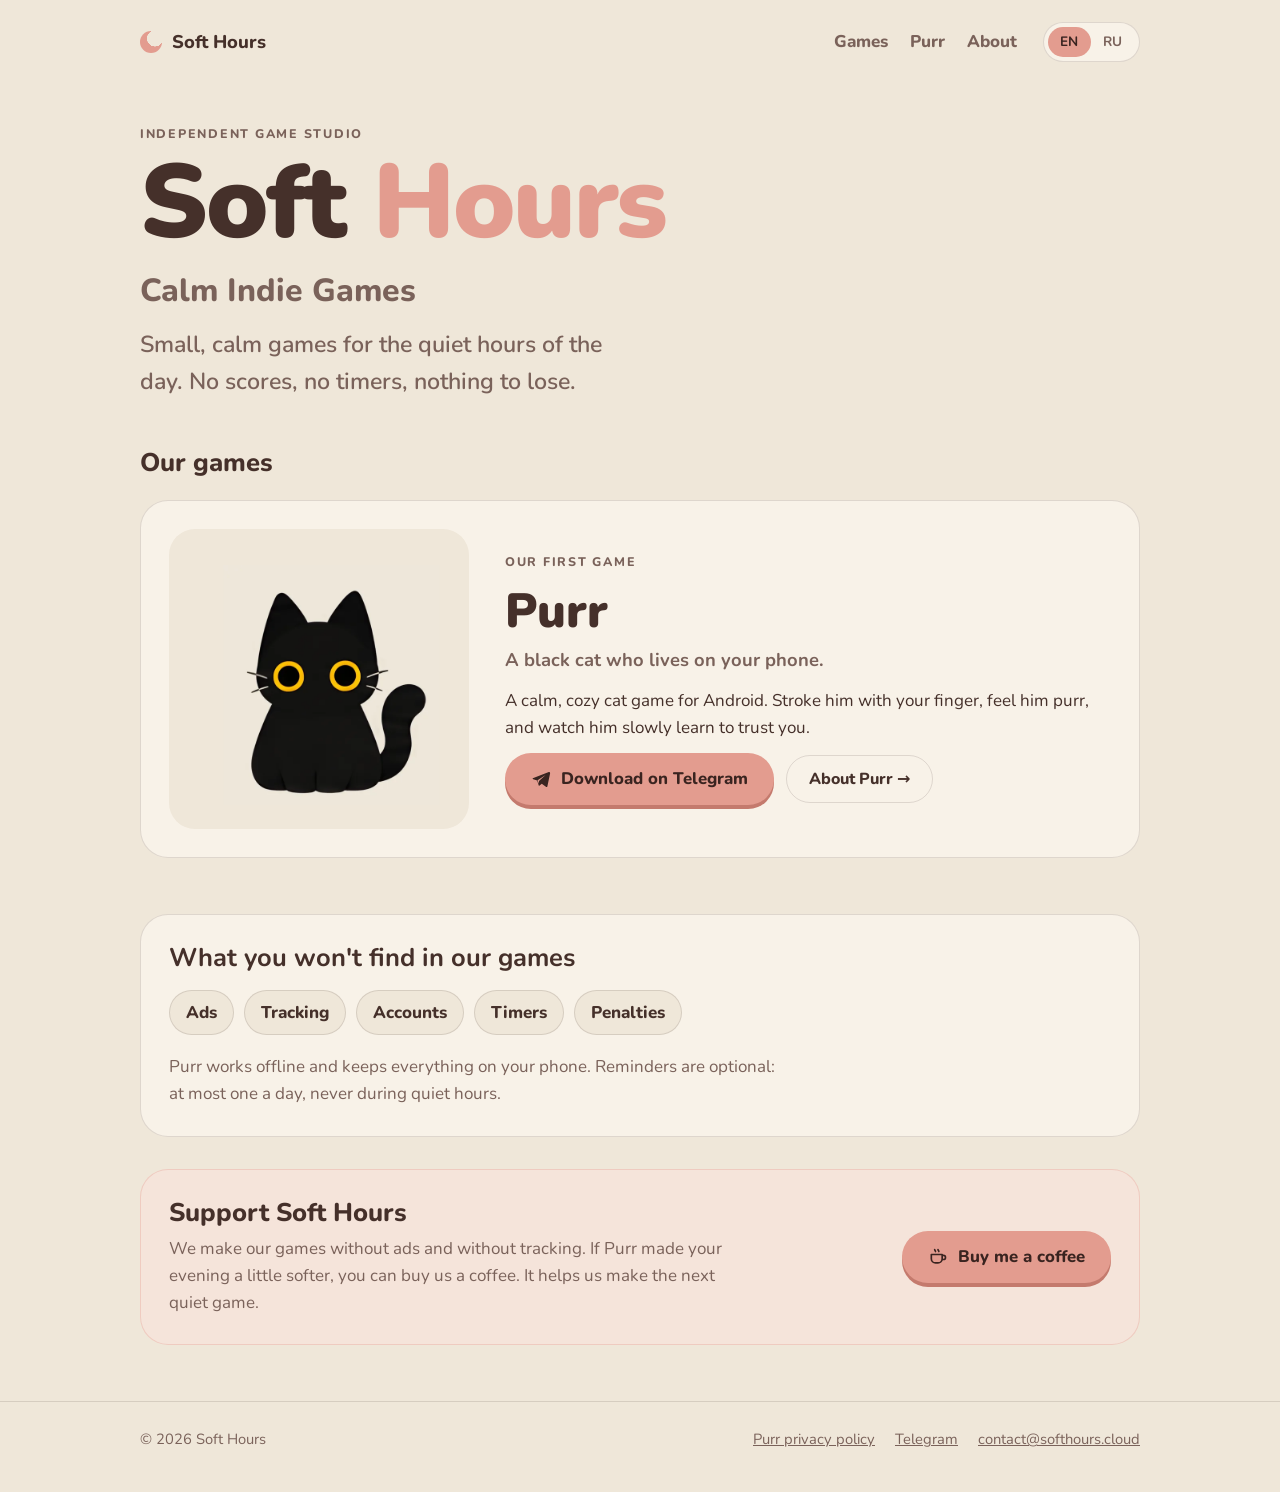
<file: index.html>
<!doctype html>
<html lang="en">
<head>
<meta charset="utf-8">
<meta name="viewport" content="width=device-width, initial-scale=1, viewport-fit=cover">
<title>Soft Hours — Calm Indie Games</title>
<meta name="description" content="Soft Hours is an independent game studio making small, calm games for the quiet hours of the day. No scores, no timers, nothing to lose.">
<meta name="robots" content="index, follow">
<link rel="canonical" href="https://softhours.cloud/">
<link rel="alternate" hreflang="en" href="https://softhours.cloud/en/">
<link rel="alternate" hreflang="ru" href="https://softhours.cloud/ru/">
<link rel="alternate" hreflang="x-default" href="https://softhours.cloud/">
<meta property="og:type" content="website">
<meta property="og:site_name" content="Soft Hours">
<meta property="og:title" content="Soft Hours — Calm Indie Games">
<meta property="og:description" content="Soft Hours is an independent game studio making small, calm games for the quiet hours of the day. No scores, no timers, nothing to lose.">
<meta property="og:url" content="https://softhours.cloud/">
<meta property="og:image" content="https://softhours.cloud/og-image.png">
<meta property="og:image:width" content="1200">
<meta property="og:image:height" content="630">
<meta property="og:image:alt" content="Soft Hours: calm little games for quiet hours">
<meta property="og:locale" content="en_US">
<meta name="twitter:card" content="summary_large_image">
<meta name="theme-color" content="#efe7d9">
<meta name="claude:viewport-fit-sides" content="cover">
<link rel="icon" type="image/png" sizes="192x192" href="img/soft-hours-192.png">
<link rel="apple-touch-icon" href="img/soft-hours-180.png">
<link rel="preconnect" href="https://fonts.googleapis.com">
<link rel="preconnect" href="https://fonts.gstatic.com" crossorigin>
<link rel="stylesheet" href="https://fonts.googleapis.com/css2?family=Nunito:wght@600;700;800;900&display=swap">
<link rel="stylesheet" href="css/site.css">
<script>if (!("onpageswap" in window)) document.documentElement.classList.add("page-fade");</script>
<script type="application/ld+json">
{
  "@context": "https://schema.org",
  "@graph": [
    {
      "@type": "Organization",
      "@id": "https://softhours.cloud/#organization",
      "name": "Soft Hours",
      "url": "https://softhours.cloud/",
      "logo": "https://softhours.cloud/img/soft-hours-512.png",
      "email": "contact@softhours.cloud",
      "description": "Independent game studio creating small, calm games for the quiet hours of the day.",
      "sameAs": [
        "https://t.me/softhoursgames",
        "https://buymeacoffee.com/softhours"
      ]
    },
    {
      "@type": "WebSite",
      "@id": "https://softhours.cloud/#website",
      "name": "Soft Hours",
      "url": "https://softhours.cloud/",
      "inLanguage": [
        "en",
        "ru"
      ],
      "publisher": {
        "@id": "https://softhours.cloud/#organization"
      }
    }
  ]
}
</script>
</head>
<body>
<main class="chooser">
  <div class="chooser-box">
    <span class="mark-dot big" aria-hidden="true"></span>
    <h1>Soft <span class="soft">Hours</span></h1>
    <p class="lede">Calm Indie Games<br><span lang="ru">Спокойные инди-игры</span></p>
    <div class="btn-row center">
      <a class="pillow" href="en/" hreflang="en" data-lang="en">English</a>
      <a class="pillow" href="ru/" hreflang="ru" lang="ru" data-lang="ru">Русский</a>
    </div>
  </div>
</main>
<script>
(function () {
  var links = { en: "en/", ru: "ru/" };
  document.querySelectorAll("[data-lang]").forEach(function (a) {
    a.addEventListener("click", function () {
      try { localStorage.setItem("softhours-lang", a.dataset.lang); } catch (e) {}
    });
  });
  var lang = null;
  try { lang = localStorage.getItem("softhours-lang"); } catch (e) {}
  if (lang !== "en" && lang !== "ru") {
    var prefs = navigator.languages || [navigator.language || "en"];
    lang = "en";
    for (var i = 0; i < prefs.length; i++) {
      var l = String(prefs[i]).toLowerCase();
      if (/^(ru|be|uk|kk)/.test(l)) { lang = "ru"; break; }
      if (/^en/.test(l)) break;
    }
  }
  location.replace(links[lang]);
})();
</script>
</body>
</html>
</file>
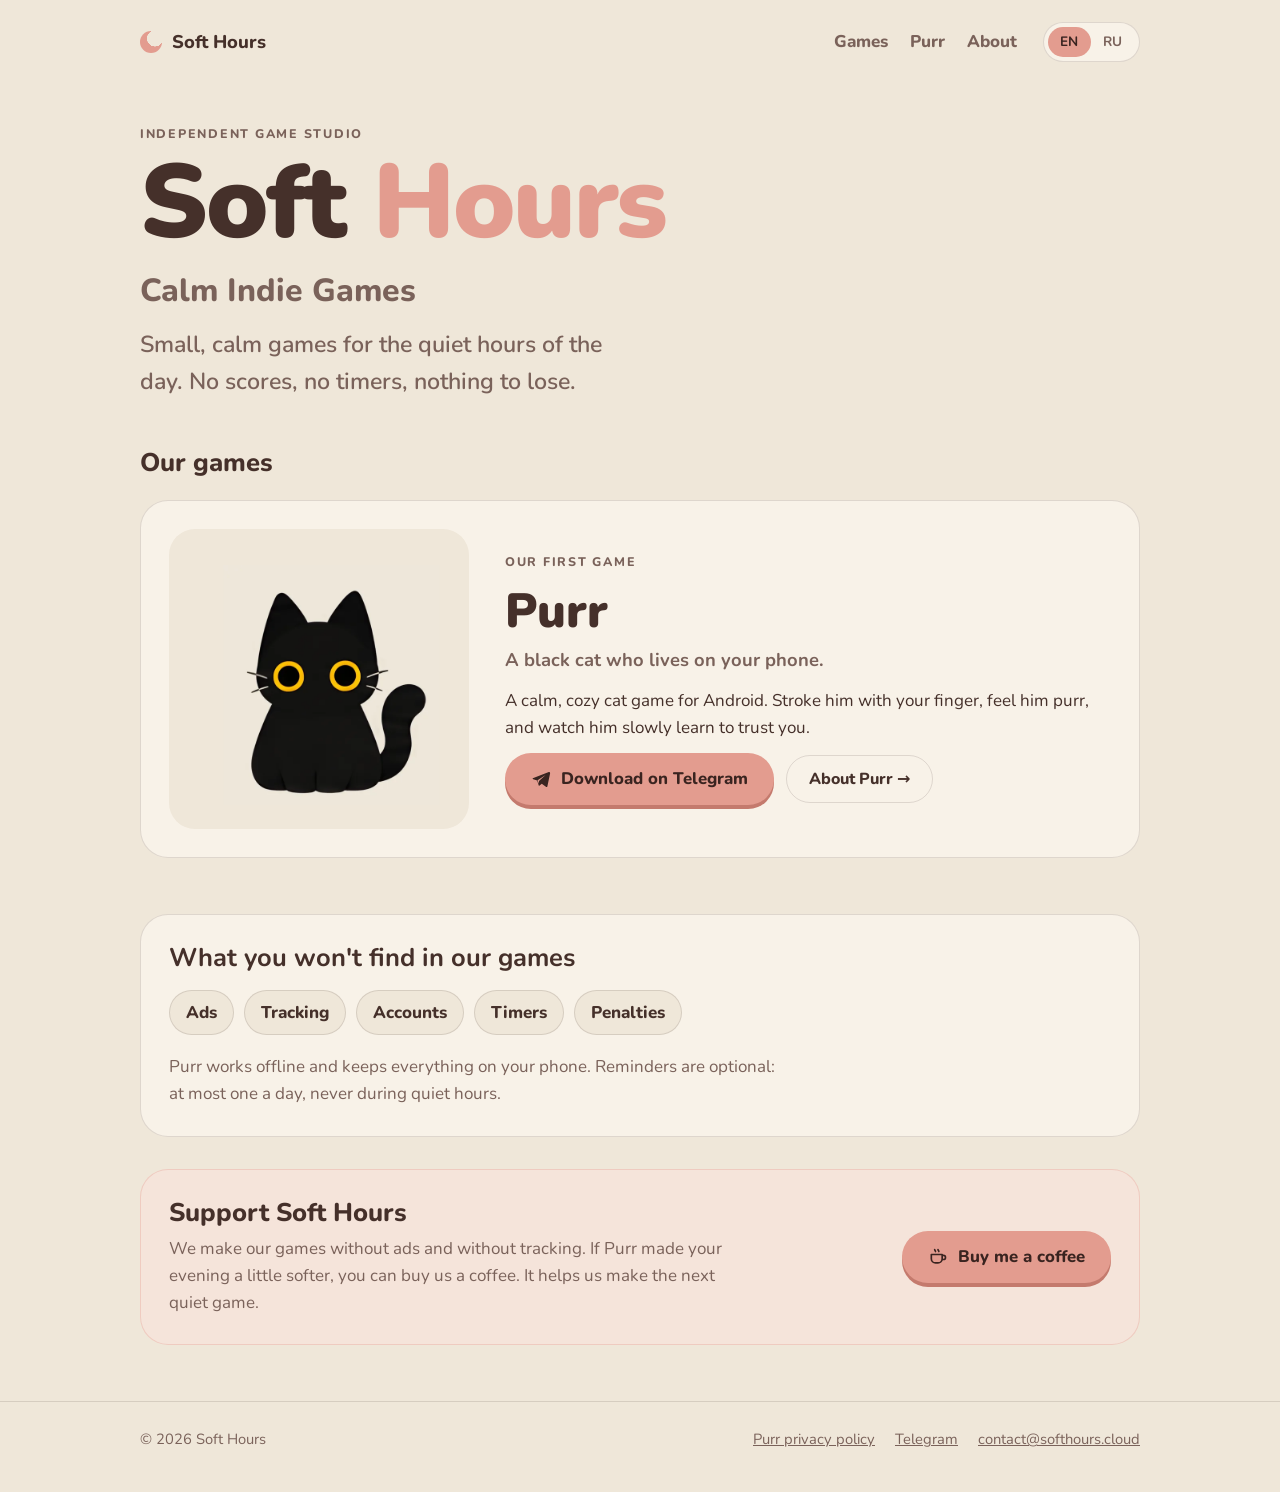
<file: en/index.html>
<!doctype html>
<html lang="en">
<head>
<meta charset="utf-8">
<meta name="viewport" content="width=device-width, initial-scale=1, viewport-fit=cover">
<title>Soft Hours — Calm Indie Games</title>
<meta name="description" content="Soft Hours is an independent game studio making small, calm games for the quiet hours of the day. No scores, no timers, nothing to lose.">
<meta name="robots" content="index, follow">
<link rel="canonical" href="https://softhours.cloud/en/">
<link rel="alternate" hreflang="en" href="https://softhours.cloud/en/">
<link rel="alternate" hreflang="ru" href="https://softhours.cloud/ru/">
<link rel="alternate" hreflang="x-default" href="https://softhours.cloud/">
<meta property="og:type" content="website">
<meta property="og:site_name" content="Soft Hours">
<meta property="og:title" content="Soft Hours — Calm Indie Games">
<meta property="og:description" content="Soft Hours is an independent game studio making small, calm games for the quiet hours of the day. No scores, no timers, nothing to lose.">
<meta property="og:url" content="https://softhours.cloud/en/">
<meta property="og:image" content="https://softhours.cloud/og-image.png">
<meta property="og:image:width" content="1200">
<meta property="og:image:height" content="630">
<meta property="og:image:alt" content="Soft Hours: calm little games for quiet hours">
<meta property="og:locale" content="en_US">
<meta name="twitter:card" content="summary_large_image">
<meta name="theme-color" content="#efe7d9">
<meta name="claude:viewport-fit-sides" content="cover">
<link rel="icon" type="image/png" sizes="192x192" href="../img/soft-hours-192.png">
<link rel="apple-touch-icon" href="../img/soft-hours-180.png">
<link rel="preconnect" href="https://fonts.googleapis.com">
<link rel="preconnect" href="https://fonts.gstatic.com" crossorigin>
<link rel="stylesheet" href="https://fonts.googleapis.com/css2?family=Nunito:wght@600;700;800;900&display=swap">
<link rel="stylesheet" href="../css/site.css">
<script>if (!("onpageswap" in window)) document.documentElement.classList.add("page-fade");</script>
<script type="application/ld+json">
{
  "@context": "https://schema.org",
  "@graph": [
    {
      "@type": "Organization",
      "@id": "https://softhours.cloud/#organization",
      "name": "Soft Hours",
      "url": "https://softhours.cloud/",
      "logo": "https://softhours.cloud/img/soft-hours-512.png",
      "email": "contact@softhours.cloud",
      "description": "Independent game studio creating small, calm games for the quiet hours of the day.",
      "sameAs": [
        "https://t.me/softhoursgames",
        "https://buymeacoffee.com/softhours"
      ]
    },
    {
      "@type": "WebSite",
      "@id": "https://softhours.cloud/#website",
      "name": "Soft Hours",
      "url": "https://softhours.cloud/",
      "inLanguage": [
        "en",
        "ru"
      ],
      "publisher": {
        "@id": "https://softhours.cloud/#organization"
      }
    },
    {
      "@type": "VideoGame",
      "@id": "https://softhours.cloud/#purr",
      "name": "Purr",
      "description": "Purr is a calm, cozy virtual cat game for Android. Stroke a black cat with your finger, feel him purr in your hand and watch him grow to trust you. No ads, no timers, works offline.",
      "url": "https://softhours.cloud/en/purr/",
      "image": "https://softhours.cloud/img/cat.webp",
      "screenshot": [
        "https://softhours.cloud/img/happy.webp",
        "https://softhours.cloud/img/album.webp",
        "https://softhours.cloud/img/customize.webp",
        "https://softhours.cloud/img/settings.webp"
      ],
      "genre": [
        "Casual",
        "Simulation",
        "Virtual pet"
      ],
      "gamePlatform": "Android",
      "operatingSystem": "Android",
      "applicationCategory": "Game",
      "downloadUrl": "https://t.me/softhoursgames",
      "inLanguage": [
        "en",
        "ru"
      ],
      "isAccessibleForFree": true,
      "publisher": {
        "@id": "https://softhours.cloud/#organization"
      },
      "author": {
        "@id": "https://softhours.cloud/#organization"
      }
    }
  ]
}
</script>
</head>
<body>
<header class="top">
  <div class="wrap">
    <a class="mark" href="../en/"><span class="mark-dot" aria-hidden="true"></span>Soft Hours</a>
    <nav class="menu" aria-label="Soft Hours">
      <a href="../en/games/">Games</a>
      <a href="../en/purr/">Purr</a>
      <a href="../en/about/">About</a>
    </nav>
    <div class="lang" role="group" aria-label="Language">
      <a href="../en/" hreflang="en" lang="en" data-lang="en" aria-current="true">EN</a>
      <a href="../ru/" hreflang="ru" lang="ru" data-lang="ru">RU</a>
    </div>
  </div>
</header>
<main>
  <section class="hero">
    <div class="wrap">
      <p class="eyebrow">Independent game studio</p>
      <h1>Soft <span class="soft">Hours</span><span class="h1-sub">Calm Indie Games</span></h1>
      <p class="lede">Small, calm games for the quiet hours of the day. No scores, no timers, nothing to lose.</p>
    </div>
  </section>

  <section class="games" aria-labelledby="games-title">
    <div class="wrap">
      <h2 class="section-h" id="games-title">Our games</h2>
      <article class="card">
        <a class="card-art" href="../en/purr/" tabindex="-1" aria-hidden="true">
          <img src="../img/cat.webp" alt="" width="540" height="600" loading="lazy">
        </a>
        <div class="card-text">
          <p class="eyebrow">Our first game</p>
          <h3><a href="../en/purr/">Purr</a></h3>
          <p class="tag">A black cat who lives on your phone.</p>
          <p>A calm, cozy cat game for Android. Stroke him with your finger, feel him purr, and watch him slowly learn to trust you.</p>
          <div class="btn-row">
            <a class="pillow" href="https://t.me/softhoursgames" rel="noopener"><svg viewBox="0 0 24 24" width="20" height="20" aria-hidden="true"><path fill="currentColor" d="M21.4 3.6 2.9 10.7c-1.3.5-1.2 1.3-.2 1.6l4.7 1.5 1.8 5.6c.2.7.6.8 1.1.4l2.6-2.1 5 3.7c.9.5 1.5.2 1.8-.8l3.2-15.2c.3-1.3-.5-1.9-1.5-1.8zM9.6 14.3l-.3 3.5-1.4-4.4 9.6-6.1-7.9 7z"/></svg><span>Download on Telegram</span></a>
            <a class="ghost" href="../en/purr/">About Purr →</a>
          </div>
        </div>
      </article>
    </div>
  </section>

  <section class="never" aria-labelledby="never-title">
    <div class="wrap">
      <div class="never-box">
        <h2 id="never-title">What you won't find in our games</h2>
        <div class="never-list">
          <span>Ads</span>
          <span>Tracking</span>
          <span>Accounts</span>
          <span>Timers</span>
          <span>Penalties</span>
        </div>
        <p>Purr works offline and keeps everything on your phone. Reminders are optional: at most one a day, never during quiet hours.</p>
      </div>
    </div>
  </section>

  <section class="support" aria-labelledby="support-title">
    <div class="wrap">
      <div class="support-box">
        <div class="support-text">
          <h2 id="support-title">Support Soft Hours</h2>
          <p>We make our games without ads and without tracking. If Purr made your evening a little softer, you can buy us a coffee. It helps us make the next quiet game.</p>
        </div>
        <a class="pillow" href="https://buymeacoffee.com/softhours" rel="noopener"><svg viewBox="0 0 24 24" width="20" height="20" aria-hidden="true"><path fill="none" stroke="currentColor" stroke-width="2" stroke-linecap="round" stroke-linejoin="round" d="M4 9h13v5a5 5 0 0 1-5 5H9a5 5 0 0 1-5-5V9zm13 1h1.5a2.5 2.5 0 0 1 0 5H17M8 3c0 1 1 1.5 1 2.5M12 3c0 1 1 1.5 1 2.5"/></svg><span>Buy me a coffee</span></a>
      </div>
    </div>
  </section>
</main>
<footer class="foot">
  <div class="wrap">
    <span>© 2026 Soft Hours</span>
    <nav>
      <a href="../en/privacy/">Purr privacy policy</a>
      <a href="https://t.me/softhoursgames" rel="me noopener">Telegram</a>
      <a href="mailto:contact@softhours.cloud">contact@softhours.cloud</a>
    </nav>
  </div>
</footer>
<script>
// Remember the language the visitor picked, so the root page sends them back to it.
document.querySelectorAll(".lang a").forEach(function (a) {
  a.addEventListener("click", function () {
    try { localStorage.setItem("softhours-lang", a.dataset.lang); } catch (e) {}
  });
});
try { localStorage.setItem("softhours-lang", document.documentElement.lang); } catch (e) {}

(function () {
  var root = document.documentElement;
  var still = window.matchMedia("(prefers-reduced-motion: reduce)").matches;

  // Ink drop from the point where the finger or mouse pressed the button.
  document.querySelectorAll(".pillow, .ghost").forEach(function (b) {
    b.addEventListener("pointerdown", function (e) {
      if (still) return;
      var r = b.getBoundingClientRect();
      var s = document.createElement("span");
      s.className = "ripple";
      s.style.left = (e.clientX - r.left) + "px";
      s.style.top = (e.clientY - r.top) + "px";
      s.style.setProperty("--r", (Math.hypot(r.width, r.height) / 8).toFixed(1));
      b.appendChild(s);
      setTimeout(function () { s.remove(); }, 650);
    });
  });

  // Without native view transitions: fade the page out, then follow the link.
  if (!root.classList.contains("page-fade") || still) return;
  document.addEventListener("click", function (e) {
    var a = e.target.closest("a[href]");
    if (!a || e.defaultPrevented || e.button !== 0 || e.metaKey || e.ctrlKey || e.shiftKey || e.altKey) return;
    if (a.target && a.target !== "_self") return;
    var url = new URL(a.href, location.href);
    if (url.origin !== location.origin || (url.pathname === location.pathname && url.hash)) return;
    e.preventDefault();
    root.classList.add("leaving");
    setTimeout(function () { location.href = url.href; }, 190);
  });
  // Coming back with the Back button restores the page from cache: show it again.
  window.addEventListener("pageshow", function (e) { if (e.persisted) root.classList.remove("leaving"); });
})();
</script>
</body>
</html>
</file>
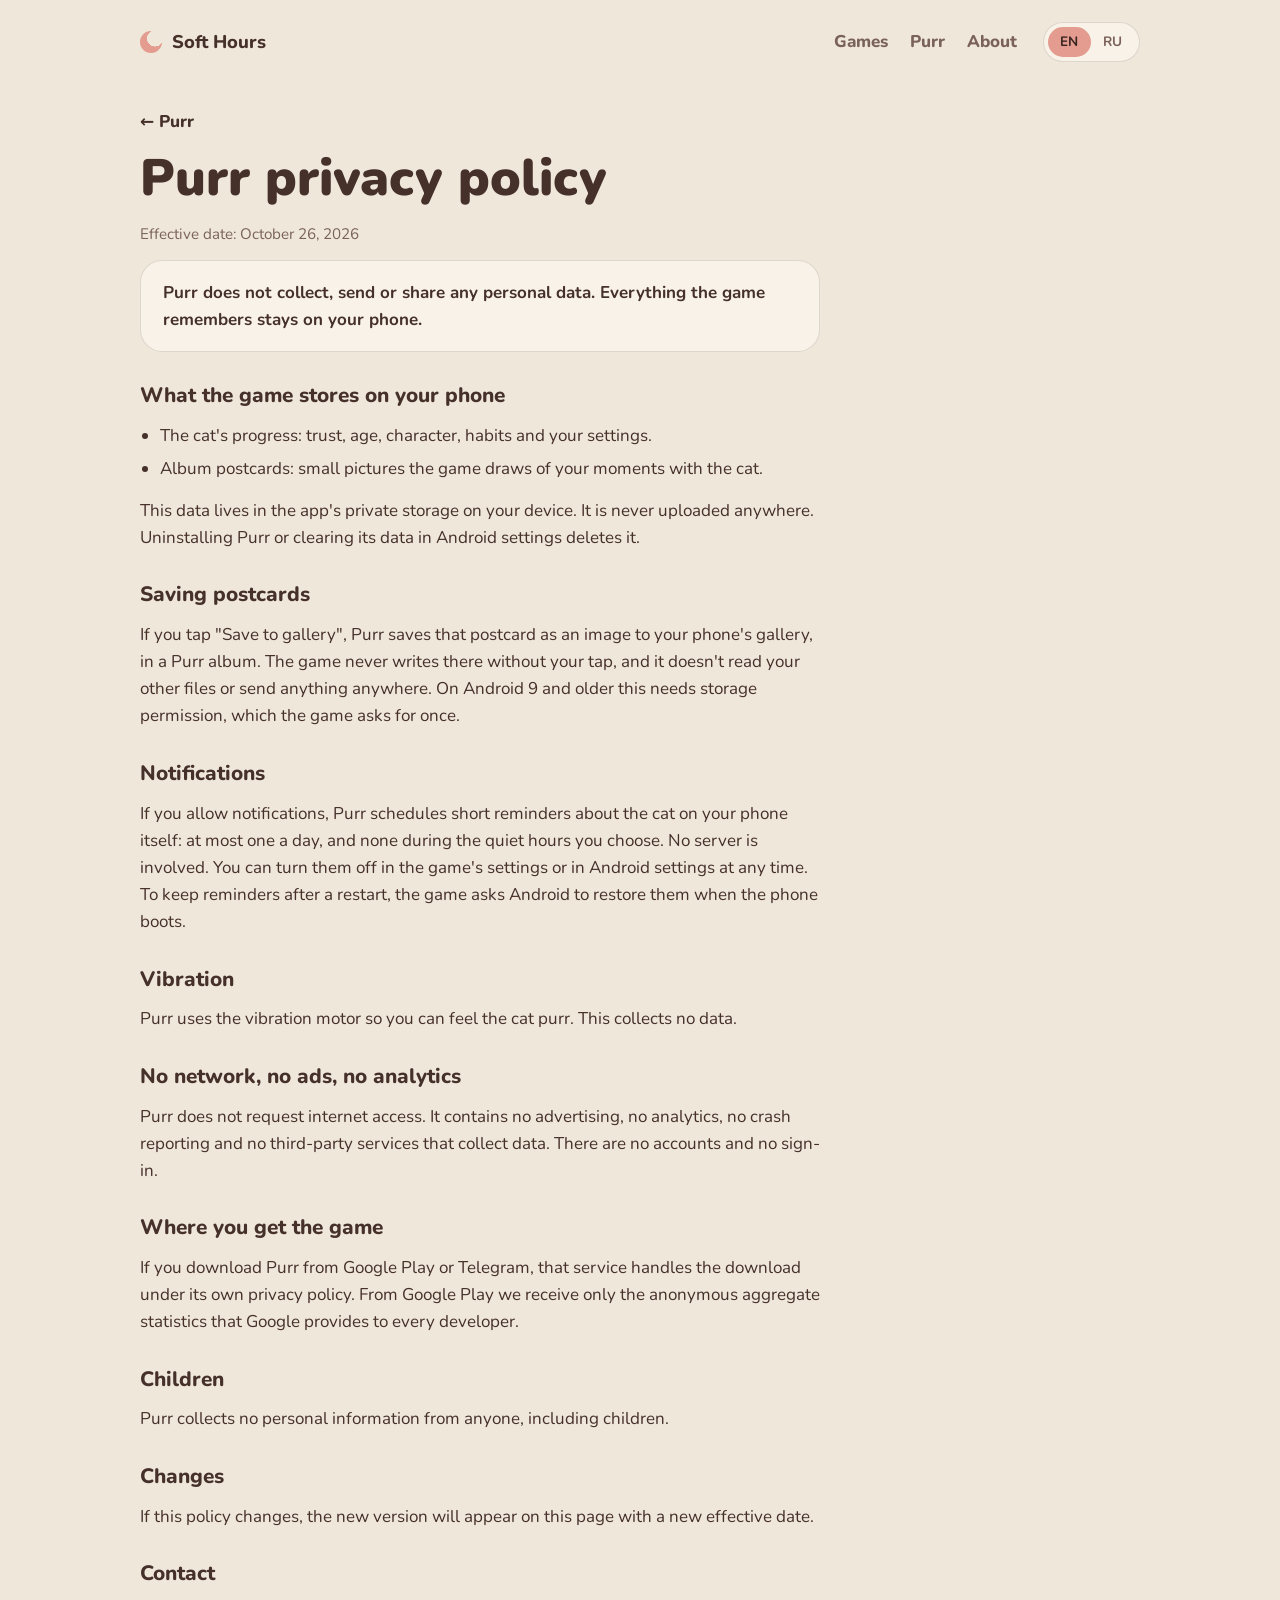
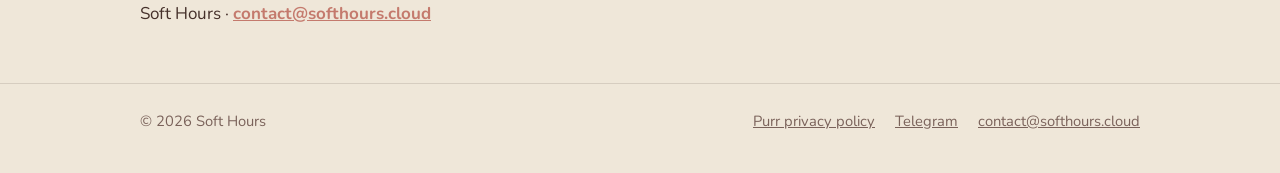
<file: privacy/index.html>
<!doctype html>
<html lang="en">
<head>
<meta charset="utf-8">
<meta name="viewport" content="width=device-width, initial-scale=1, viewport-fit=cover">
<title>Purr Privacy Policy | Soft Hours</title>
<meta name="description" content="Purr does not collect, send or share any personal data. Everything the game remembers stays on your phone.">
<meta name="robots" content="noindex, follow">
<link rel="canonical" href="https://softhours.cloud/en/privacy/">
<link rel="alternate" hreflang="en" href="https://softhours.cloud/en/privacy/">
<link rel="alternate" hreflang="ru" href="https://softhours.cloud/ru/privacy/">
<link rel="alternate" hreflang="x-default" href="https://softhours.cloud/en/privacy/">
<meta property="og:type" content="website">
<meta property="og:site_name" content="Soft Hours">
<meta property="og:title" content="Purr Privacy Policy | Soft Hours">
<meta property="og:description" content="Purr does not collect, send or share any personal data. Everything the game remembers stays on your phone.">
<meta property="og:url" content="https://softhours.cloud/en/privacy/">
<meta property="og:image" content="https://softhours.cloud/og-image.png">
<meta property="og:image:width" content="1200">
<meta property="og:image:height" content="630">
<meta property="og:image:alt" content="Soft Hours: calm little games for quiet hours">
<meta property="og:locale" content="en_US">
<meta name="twitter:card" content="summary_large_image">
<meta name="theme-color" content="#efe7d9">
<meta name="claude:viewport-fit-sides" content="cover">
<link rel="icon" type="image/png" sizes="192x192" href="../img/soft-hours-192.png">
<link rel="apple-touch-icon" href="../img/soft-hours-180.png">
<link rel="preconnect" href="https://fonts.googleapis.com">
<link rel="preconnect" href="https://fonts.gstatic.com" crossorigin>
<link rel="stylesheet" href="https://fonts.googleapis.com/css2?family=Nunito:wght@600;700;800;900&display=swap">
<link rel="stylesheet" href="../css/site.css">
<script>if (!("onpageswap" in window)) document.documentElement.classList.add("page-fade");</script>
</head>
<body>
<main class="chooser">
  <div class="chooser-box">
    <span class="mark-dot big" aria-hidden="true"></span>
    <h1>Soft <span class="soft">Hours</span></h1>
    <p class="lede">Calm Indie Games<br><span lang="ru">Спокойные инди-игры</span></p>
    <div class="btn-row center">
      <a class="pillow" href="../en/privacy/" hreflang="en" data-lang="en">English</a>
      <a class="pillow" href="../ru/privacy/" hreflang="ru" lang="ru" data-lang="ru">Русский</a>
    </div>
  </div>
</main>
<script>
(function () {
  var links = { en: "../en/privacy/", ru: "../ru/privacy/" };
  document.querySelectorAll("[data-lang]").forEach(function (a) {
    a.addEventListener("click", function () {
      try { localStorage.setItem("softhours-lang", a.dataset.lang); } catch (e) {}
    });
  });
  var lang = null;
  try { lang = localStorage.getItem("softhours-lang"); } catch (e) {}
  if (lang !== "en" && lang !== "ru") {
    var prefs = navigator.languages || [navigator.language || "en"];
    lang = "en";
    for (var i = 0; i < prefs.length; i++) {
      var l = String(prefs[i]).toLowerCase();
      if (/^(ru|be|uk|kk)/.test(l)) { lang = "ru"; break; }
      if (/^en/.test(l)) break;
    }
  }
  location.replace(links[lang]);
})();
</script>
</body>
</html>
</file>
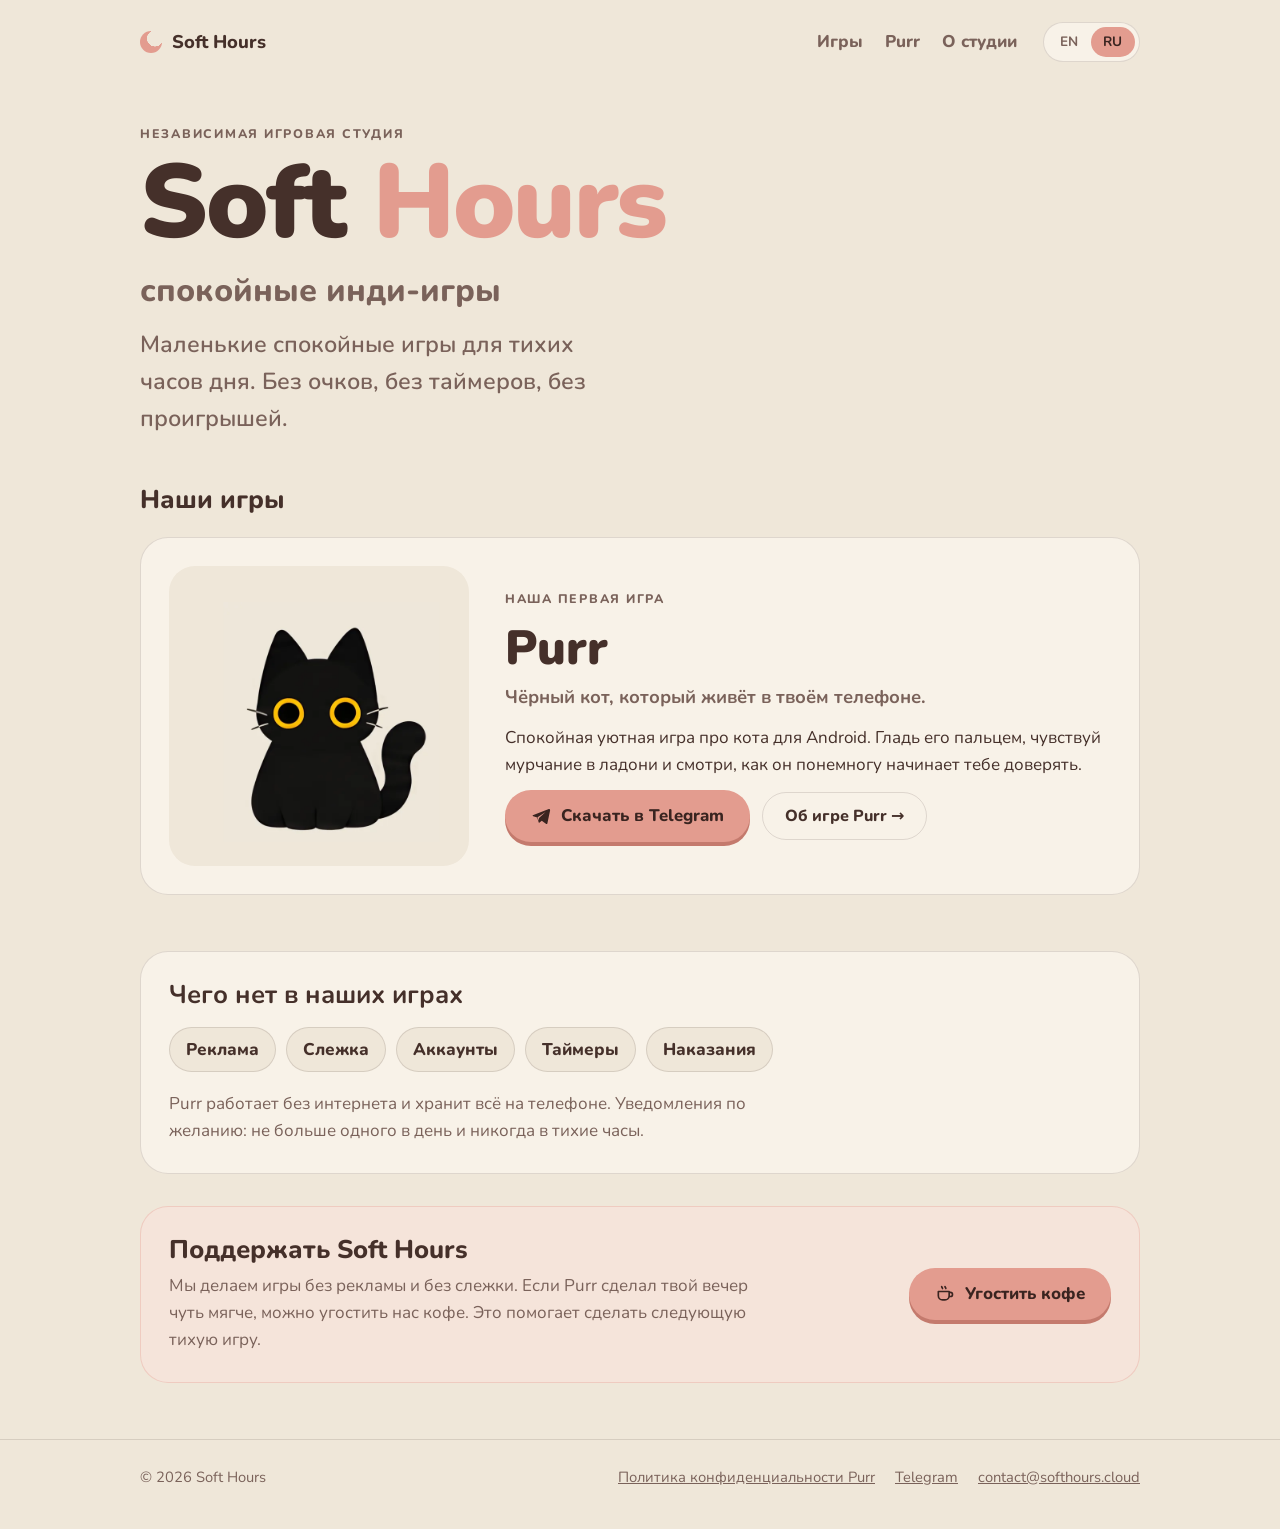
<file: ru/index.html>
<!doctype html>
<html lang="ru">
<head>
<meta charset="utf-8">
<meta name="viewport" content="width=device-width, initial-scale=1, viewport-fit=cover">
<title>Soft Hours — спокойные инди-игры</title>
<meta name="description" content="Soft Hours — независимая игровая студия. Мы делаем маленькие спокойные игры для тихих часов дня: без очков, без таймеров, без проигрышей.">
<meta name="robots" content="index, follow">
<link rel="canonical" href="https://softhours.cloud/ru/">
<link rel="alternate" hreflang="en" href="https://softhours.cloud/en/">
<link rel="alternate" hreflang="ru" href="https://softhours.cloud/ru/">
<link rel="alternate" hreflang="x-default" href="https://softhours.cloud/">
<meta property="og:type" content="website">
<meta property="og:site_name" content="Soft Hours">
<meta property="og:title" content="Soft Hours — спокойные инди-игры">
<meta property="og:description" content="Soft Hours — независимая игровая студия. Мы делаем маленькие спокойные игры для тихих часов дня: без очков, без таймеров, без проигрышей.">
<meta property="og:url" content="https://softhours.cloud/ru/">
<meta property="og:image" content="https://softhours.cloud/og-image.png">
<meta property="og:image:width" content="1200">
<meta property="og:image:height" content="630">
<meta property="og:image:alt" content="Soft Hours: calm little games for quiet hours">
<meta property="og:locale" content="ru_RU">
<meta name="twitter:card" content="summary_large_image">
<meta name="theme-color" content="#efe7d9">
<meta name="claude:viewport-fit-sides" content="cover">
<link rel="icon" type="image/png" sizes="192x192" href="../img/soft-hours-192.png">
<link rel="apple-touch-icon" href="../img/soft-hours-180.png">
<link rel="preconnect" href="https://fonts.googleapis.com">
<link rel="preconnect" href="https://fonts.gstatic.com" crossorigin>
<link rel="stylesheet" href="https://fonts.googleapis.com/css2?family=Nunito:wght@600;700;800;900&display=swap">
<link rel="stylesheet" href="../css/site.css">
<script>if (!("onpageswap" in window)) document.documentElement.classList.add("page-fade");</script>
<script type="application/ld+json">
{
  "@context": "https://schema.org",
  "@graph": [
    {
      "@type": "Organization",
      "@id": "https://softhours.cloud/#organization",
      "name": "Soft Hours",
      "url": "https://softhours.cloud/",
      "logo": "https://softhours.cloud/img/soft-hours-512.png",
      "email": "contact@softhours.cloud",
      "description": "Independent game studio creating small, calm games for the quiet hours of the day.",
      "sameAs": [
        "https://t.me/softhoursgames",
        "https://buymeacoffee.com/softhours"
      ]
    },
    {
      "@type": "WebSite",
      "@id": "https://softhours.cloud/#website",
      "name": "Soft Hours",
      "url": "https://softhours.cloud/",
      "inLanguage": [
        "en",
        "ru"
      ],
      "publisher": {
        "@id": "https://softhours.cloud/#organization"
      }
    },
    {
      "@type": "VideoGame",
      "@id": "https://softhours.cloud/#purr",
      "name": "Purr",
      "description": "Purr — спокойная уютная игра про виртуального кота для Android. Гладь чёрного кота пальцем, чувствуй мурчание в руке и смотри, как растёт его доверие. Без рекламы и таймеров, работает без интернета.",
      "url": "https://softhours.cloud/ru/purr/",
      "image": "https://softhours.cloud/img/cat.webp",
      "screenshot": [
        "https://softhours.cloud/img/happy.webp",
        "https://softhours.cloud/img/album.webp",
        "https://softhours.cloud/img/customize.webp",
        "https://softhours.cloud/img/settings.webp"
      ],
      "genre": [
        "Casual",
        "Simulation",
        "Virtual pet"
      ],
      "gamePlatform": "Android",
      "operatingSystem": "Android",
      "applicationCategory": "Game",
      "downloadUrl": "https://t.me/softhoursgames",
      "inLanguage": [
        "en",
        "ru"
      ],
      "isAccessibleForFree": true,
      "publisher": {
        "@id": "https://softhours.cloud/#organization"
      },
      "author": {
        "@id": "https://softhours.cloud/#organization"
      }
    }
  ]
}
</script>
</head>
<body>
<header class="top">
  <div class="wrap">
    <a class="mark" href="../ru/"><span class="mark-dot" aria-hidden="true"></span>Soft Hours</a>
    <nav class="menu" aria-label="Soft Hours">
      <a href="../ru/games/">Игры</a>
      <a href="../ru/purr/">Purr</a>
      <a href="../ru/about/">О студии</a>
    </nav>
    <div class="lang" role="group" aria-label="Язык">
      <a href="../en/" hreflang="en" lang="en" data-lang="en">EN</a>
      <a href="../ru/" hreflang="ru" lang="ru" data-lang="ru" aria-current="true">RU</a>
    </div>
  </div>
</header>
<main>
  <section class="hero">
    <div class="wrap">
      <p class="eyebrow">Независимая игровая студия</p>
      <h1>Soft <span class="soft">Hours</span><span class="h1-sub">спокойные инди-игры</span></h1>
      <p class="lede">Маленькие спокойные игры для тихих часов дня. Без очков, без таймеров, без проигрышей.</p>
    </div>
  </section>

  <section class="games" aria-labelledby="games-title">
    <div class="wrap">
      <h2 class="section-h" id="games-title">Наши игры</h2>
      <article class="card">
        <a class="card-art" href="../ru/purr/" tabindex="-1" aria-hidden="true">
          <img src="../img/cat.webp" alt="" width="540" height="600" loading="lazy">
        </a>
        <div class="card-text">
          <p class="eyebrow">Наша первая игра</p>
          <h3><a href="../ru/purr/">Purr</a></h3>
          <p class="tag">Чёрный кот, который живёт в твоём телефоне.</p>
          <p>Спокойная уютная игра про кота для Android. Гладь его пальцем, чувствуй мурчание в ладони и смотри, как он понемногу начинает тебе доверять.</p>
          <div class="btn-row">
            <a class="pillow" href="https://t.me/softhoursgames" rel="noopener"><svg viewBox="0 0 24 24" width="20" height="20" aria-hidden="true"><path fill="currentColor" d="M21.4 3.6 2.9 10.7c-1.3.5-1.2 1.3-.2 1.6l4.7 1.5 1.8 5.6c.2.7.6.8 1.1.4l2.6-2.1 5 3.7c.9.5 1.5.2 1.8-.8l3.2-15.2c.3-1.3-.5-1.9-1.5-1.8zM9.6 14.3l-.3 3.5-1.4-4.4 9.6-6.1-7.9 7z"/></svg><span>Скачать в Telegram</span></a>
            <a class="ghost" href="../ru/purr/">Об игре Purr →</a>
          </div>
        </div>
      </article>
    </div>
  </section>

  <section class="never" aria-labelledby="never-title">
    <div class="wrap">
      <div class="never-box">
        <h2 id="never-title">Чего нет в наших играх</h2>
        <div class="never-list">
          <span>Реклама</span>
          <span>Слежка</span>
          <span>Аккаунты</span>
          <span>Таймеры</span>
          <span>Наказания</span>
        </div>
        <p>Purr работает без интернета и хранит всё на телефоне. Уведомления по желанию: не больше одного в день и никогда в тихие часы.</p>
      </div>
    </div>
  </section>

  <section class="support" aria-labelledby="support-title">
    <div class="wrap">
      <div class="support-box">
        <div class="support-text">
          <h2 id="support-title">Поддержать Soft Hours</h2>
          <p>Мы делаем игры без рекламы и без слежки. Если Purr сделал твой вечер чуть мягче, можно угостить нас кофе. Это помогает сделать следующую тихую игру.</p>
        </div>
        <a class="pillow" href="https://buymeacoffee.com/softhours" rel="noopener"><svg viewBox="0 0 24 24" width="20" height="20" aria-hidden="true"><path fill="none" stroke="currentColor" stroke-width="2" stroke-linecap="round" stroke-linejoin="round" d="M4 9h13v5a5 5 0 0 1-5 5H9a5 5 0 0 1-5-5V9zm13 1h1.5a2.5 2.5 0 0 1 0 5H17M8 3c0 1 1 1.5 1 2.5M12 3c0 1 1 1.5 1 2.5"/></svg><span>Угостить кофе</span></a>
      </div>
    </div>
  </section>
</main>
<footer class="foot">
  <div class="wrap">
    <span>© 2026 Soft Hours</span>
    <nav>
      <a href="../ru/privacy/">Политика конфиденциальности Purr</a>
      <a href="https://t.me/softhoursgames" rel="me noopener">Telegram</a>
      <a href="mailto:contact@softhours.cloud">contact@softhours.cloud</a>
    </nav>
  </div>
</footer>
<script>
// Remember the language the visitor picked, so the root page sends them back to it.
document.querySelectorAll(".lang a").forEach(function (a) {
  a.addEventListener("click", function () {
    try { localStorage.setItem("softhours-lang", a.dataset.lang); } catch (e) {}
  });
});
try { localStorage.setItem("softhours-lang", document.documentElement.lang); } catch (e) {}

(function () {
  var root = document.documentElement;
  var still = window.matchMedia("(prefers-reduced-motion: reduce)").matches;

  // Ink drop from the point where the finger or mouse pressed the button.
  document.querySelectorAll(".pillow, .ghost").forEach(function (b) {
    b.addEventListener("pointerdown", function (e) {
      if (still) return;
      var r = b.getBoundingClientRect();
      var s = document.createElement("span");
      s.className = "ripple";
      s.style.left = (e.clientX - r.left) + "px";
      s.style.top = (e.clientY - r.top) + "px";
      s.style.setProperty("--r", (Math.hypot(r.width, r.height) / 8).toFixed(1));
      b.appendChild(s);
      setTimeout(function () { s.remove(); }, 650);
    });
  });

  // Without native view transitions: fade the page out, then follow the link.
  if (!root.classList.contains("page-fade") || still) return;
  document.addEventListener("click", function (e) {
    var a = e.target.closest("a[href]");
    if (!a || e.defaultPrevented || e.button !== 0 || e.metaKey || e.ctrlKey || e.shiftKey || e.altKey) return;
    if (a.target && a.target !== "_self") return;
    var url = new URL(a.href, location.href);
    if (url.origin !== location.origin || (url.pathname === location.pathname && url.hash)) return;
    e.preventDefault();
    root.classList.add("leaving");
    setTimeout(function () { location.href = url.href; }, 190);
  });
  // Coming back with the Back button restores the page from cache: show it again.
  window.addEventListener("pageshow", function (e) { if (e.persisted) root.classList.remove("leaving"); });
})();
</script>
</body>
</html>
</file>
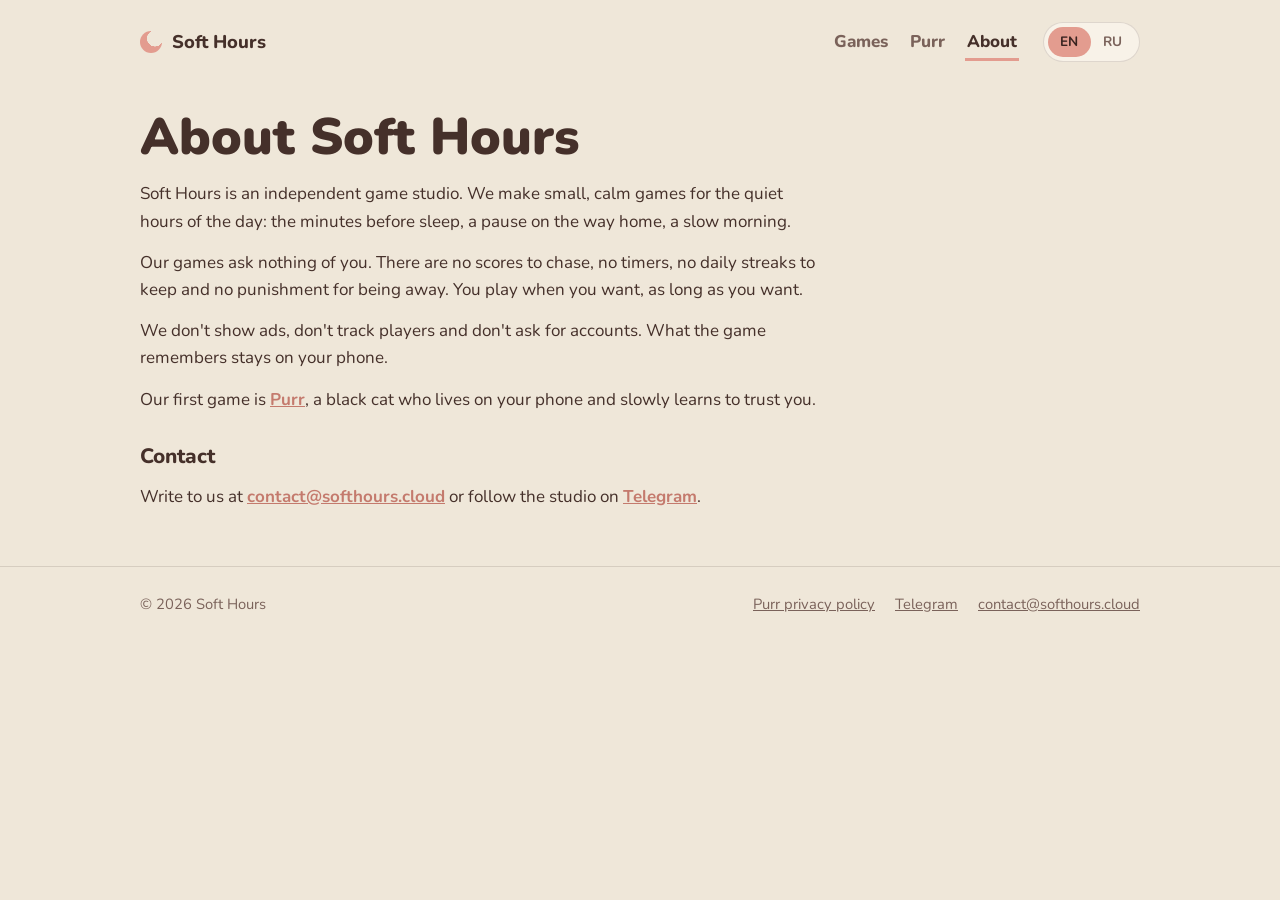
<file: en/about/index.html>
<!doctype html>
<html lang="en">
<head>
<meta charset="utf-8">
<meta name="viewport" content="width=device-width, initial-scale=1, viewport-fit=cover">
<title>About the studio | Soft Hours</title>
<meta name="description" content="Soft Hours is an independent studio making calm, cozy mobile games with no ads, no tracking and no timers.">
<meta name="robots" content="index, follow">
<link rel="canonical" href="https://softhours.cloud/en/about/">
<link rel="alternate" hreflang="en" href="https://softhours.cloud/en/about/">
<link rel="alternate" hreflang="ru" href="https://softhours.cloud/ru/about/">
<link rel="alternate" hreflang="x-default" href="https://softhours.cloud/en/about/">
<meta property="og:type" content="website">
<meta property="og:site_name" content="Soft Hours">
<meta property="og:title" content="About the studio | Soft Hours">
<meta property="og:description" content="Soft Hours is an independent studio making calm, cozy mobile games with no ads, no tracking and no timers.">
<meta property="og:url" content="https://softhours.cloud/en/about/">
<meta property="og:image" content="https://softhours.cloud/og-image.png">
<meta property="og:image:width" content="1200">
<meta property="og:image:height" content="630">
<meta property="og:image:alt" content="Soft Hours: calm little games for quiet hours">
<meta property="og:locale" content="en_US">
<meta name="twitter:card" content="summary_large_image">
<meta name="theme-color" content="#efe7d9">
<meta name="claude:viewport-fit-sides" content="cover">
<link rel="icon" type="image/png" sizes="192x192" href="../../img/soft-hours-192.png">
<link rel="apple-touch-icon" href="../../img/soft-hours-180.png">
<link rel="preconnect" href="https://fonts.googleapis.com">
<link rel="preconnect" href="https://fonts.gstatic.com" crossorigin>
<link rel="stylesheet" href="https://fonts.googleapis.com/css2?family=Nunito:wght@600;700;800;900&display=swap">
<link rel="stylesheet" href="../../css/site.css">
<script>if (!("onpageswap" in window)) document.documentElement.classList.add("page-fade");</script>
<script type="application/ld+json">
{
  "@context": "https://schema.org",
  "@graph": [
    {
      "@type": "Organization",
      "@id": "https://softhours.cloud/#organization",
      "name": "Soft Hours",
      "url": "https://softhours.cloud/",
      "logo": "https://softhours.cloud/img/soft-hours-512.png",
      "email": "contact@softhours.cloud",
      "description": "Independent game studio creating small, calm games for the quiet hours of the day.",
      "sameAs": [
        "https://t.me/softhoursgames",
        "https://buymeacoffee.com/softhours"
      ]
    },
    {
      "@type": "AboutPage",
      "url": "https://softhours.cloud/en/about/",
      "name": "About the studio | Soft Hours",
      "about": {
        "@id": "https://softhours.cloud/#organization"
      },
      "inLanguage": "en"
    },
    {
      "@type": "BreadcrumbList",
      "itemListElement": [
        {
          "@type": "ListItem",
          "position": 1,
          "name": "Soft Hours",
          "item": "https://softhours.cloud/en/"
        },
        {
          "@type": "ListItem",
          "position": 2,
          "name": "About",
          "item": "https://softhours.cloud/en/about/"
        }
      ]
    }
  ]
}
</script>
</head>
<body>
<header class="top">
  <div class="wrap">
    <a class="mark" href="../../en/"><span class="mark-dot" aria-hidden="true"></span>Soft Hours</a>
    <nav class="menu" aria-label="Soft Hours">
      <a href="../../en/games/">Games</a>
      <a href="../../en/purr/">Purr</a>
      <a href="../../en/about/" aria-current="page">About</a>
    </nav>
    <div class="lang" role="group" aria-label="Language">
      <a href="../../en/about/" hreflang="en" lang="en" data-lang="en" aria-current="true">EN</a>
      <a href="../../ru/about/" hreflang="ru" lang="ru" data-lang="ru">RU</a>
    </div>
  </div>
</header>
<main class="doc">
  <div class="wrap">
    <article>
      <h1>About Soft Hours</h1>
      <p>Soft Hours is an independent game studio. We make small, calm games for the quiet hours of the day: the minutes before sleep, a pause on the way home, a slow morning.</p>
      <p>Our games ask nothing of you. There are no scores to chase, no timers, no daily streaks to keep and no punishment for being away. You play when you want, as long as you want.</p>
      <p>We don't show ads, don't track players and don't ask for accounts. What the game remembers stays on your phone.</p>
      <p>Our first game is <a href="../../en/purr/">Purr</a>, a black cat who lives on your phone and slowly learns to trust you.</p>
      <h2>Contact</h2>
      <p>Write to us at <a href="mailto:contact@softhours.cloud">contact@softhours.cloud</a> or follow the studio on <a href="https://t.me/softhoursgames" rel="me noopener">Telegram</a>.</p>
    </article>
  </div>
</main>
<footer class="foot">
  <div class="wrap">
    <span>© 2026 Soft Hours</span>
    <nav>
      <a href="../../en/privacy/">Purr privacy policy</a>
      <a href="https://t.me/softhoursgames" rel="me noopener">Telegram</a>
      <a href="mailto:contact@softhours.cloud">contact@softhours.cloud</a>
    </nav>
  </div>
</footer>
<script>
// Remember the language the visitor picked, so the root page sends them back to it.
document.querySelectorAll(".lang a").forEach(function (a) {
  a.addEventListener("click", function () {
    try { localStorage.setItem("softhours-lang", a.dataset.lang); } catch (e) {}
  });
});
try { localStorage.setItem("softhours-lang", document.documentElement.lang); } catch (e) {}

(function () {
  var root = document.documentElement;
  var still = window.matchMedia("(prefers-reduced-motion: reduce)").matches;

  // Ink drop from the point where the finger or mouse pressed the button.
  document.querySelectorAll(".pillow, .ghost").forEach(function (b) {
    b.addEventListener("pointerdown", function (e) {
      if (still) return;
      var r = b.getBoundingClientRect();
      var s = document.createElement("span");
      s.className = "ripple";
      s.style.left = (e.clientX - r.left) + "px";
      s.style.top = (e.clientY - r.top) + "px";
      s.style.setProperty("--r", (Math.hypot(r.width, r.height) / 8).toFixed(1));
      b.appendChild(s);
      setTimeout(function () { s.remove(); }, 650);
    });
  });

  // Without native view transitions: fade the page out, then follow the link.
  if (!root.classList.contains("page-fade") || still) return;
  document.addEventListener("click", function (e) {
    var a = e.target.closest("a[href]");
    if (!a || e.defaultPrevented || e.button !== 0 || e.metaKey || e.ctrlKey || e.shiftKey || e.altKey) return;
    if (a.target && a.target !== "_self") return;
    var url = new URL(a.href, location.href);
    if (url.origin !== location.origin || (url.pathname === location.pathname && url.hash)) return;
    e.preventDefault();
    root.classList.add("leaving");
    setTimeout(function () { location.href = url.href; }, 190);
  });
  // Coming back with the Back button restores the page from cache: show it again.
  window.addEventListener("pageshow", function (e) { if (e.persisted) root.classList.remove("leaving"); });
})();
</script>
</body>
</html>
</file>
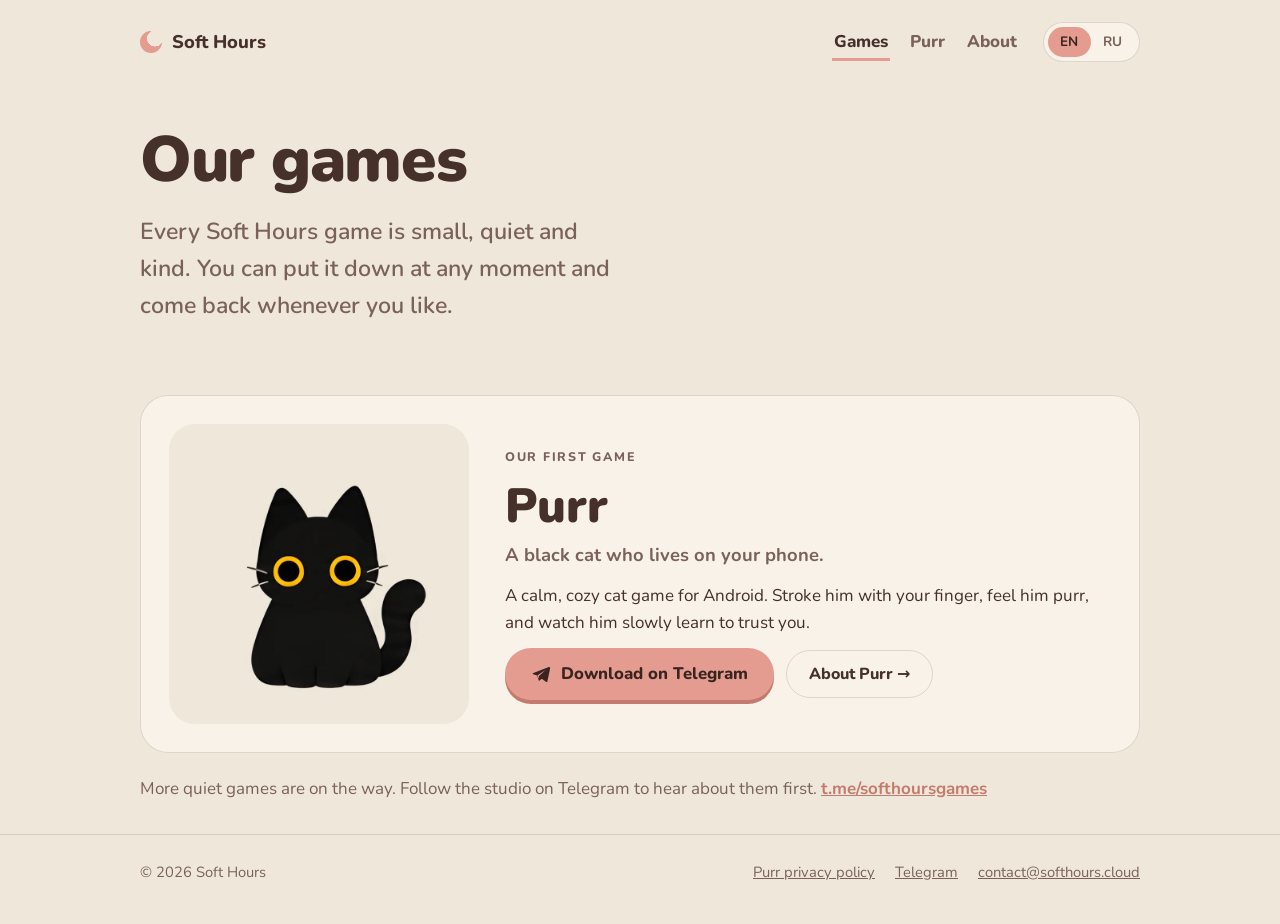
<file: en/games/index.html>
<!doctype html>
<html lang="en">
<head>
<meta charset="utf-8">
<meta name="viewport" content="width=device-width, initial-scale=1, viewport-fit=cover">
<title>Games | Soft Hours</title>
<meta name="description" content="Games by Soft Hours: small, calm games without scores, timers or ads. Our first game is Purr, a cozy cat game for Android.">
<meta name="robots" content="index, follow">
<link rel="canonical" href="https://softhours.cloud/en/games/">
<link rel="alternate" hreflang="en" href="https://softhours.cloud/en/games/">
<link rel="alternate" hreflang="ru" href="https://softhours.cloud/ru/games/">
<link rel="alternate" hreflang="x-default" href="https://softhours.cloud/en/games/">
<meta property="og:type" content="website">
<meta property="og:site_name" content="Soft Hours">
<meta property="og:title" content="Games | Soft Hours">
<meta property="og:description" content="Games by Soft Hours: small, calm games without scores, timers or ads. Our first game is Purr, a cozy cat game for Android.">
<meta property="og:url" content="https://softhours.cloud/en/games/">
<meta property="og:image" content="https://softhours.cloud/og-image.png">
<meta property="og:image:width" content="1200">
<meta property="og:image:height" content="630">
<meta property="og:image:alt" content="Soft Hours: calm little games for quiet hours">
<meta property="og:locale" content="en_US">
<meta name="twitter:card" content="summary_large_image">
<meta name="theme-color" content="#efe7d9">
<meta name="claude:viewport-fit-sides" content="cover">
<link rel="icon" type="image/png" sizes="192x192" href="../../img/soft-hours-192.png">
<link rel="apple-touch-icon" href="../../img/soft-hours-180.png">
<link rel="preconnect" href="https://fonts.googleapis.com">
<link rel="preconnect" href="https://fonts.gstatic.com" crossorigin>
<link rel="stylesheet" href="https://fonts.googleapis.com/css2?family=Nunito:wght@600;700;800;900&display=swap">
<link rel="stylesheet" href="../../css/site.css">
<script>if (!("onpageswap" in window)) document.documentElement.classList.add("page-fade");</script>
<script type="application/ld+json">
{
  "@context": "https://schema.org",
  "@graph": [
    {
      "@type": "Organization",
      "@id": "https://softhours.cloud/#organization",
      "name": "Soft Hours",
      "url": "https://softhours.cloud/",
      "logo": "https://softhours.cloud/img/soft-hours-512.png",
      "email": "contact@softhours.cloud",
      "description": "Independent game studio creating small, calm games for the quiet hours of the day.",
      "sameAs": [
        "https://t.me/softhoursgames",
        "https://buymeacoffee.com/softhours"
      ]
    },
    {
      "@type": "ItemList",
      "name": "Our games",
      "itemListElement": [
        {
          "@type": "ListItem",
          "position": 1,
          "url": "https://softhours.cloud/en/purr/",
          "name": "Purr"
        }
      ]
    },
    {
      "@type": "BreadcrumbList",
      "itemListElement": [
        {
          "@type": "ListItem",
          "position": 1,
          "name": "Soft Hours",
          "item": "https://softhours.cloud/en/"
        },
        {
          "@type": "ListItem",
          "position": 2,
          "name": "Games",
          "item": "https://softhours.cloud/en/games/"
        }
      ]
    }
  ]
}
</script>
</head>
<body>
<header class="top">
  <div class="wrap">
    <a class="mark" href="../../en/"><span class="mark-dot" aria-hidden="true"></span>Soft Hours</a>
    <nav class="menu" aria-label="Soft Hours">
      <a href="../../en/games/" aria-current="page">Games</a>
      <a href="../../en/purr/">Purr</a>
      <a href="../../en/about/">About</a>
    </nav>
    <div class="lang" role="group" aria-label="Language">
      <a href="../../en/games/" hreflang="en" lang="en" data-lang="en" aria-current="true">EN</a>
      <a href="../../ru/games/" hreflang="ru" lang="ru" data-lang="ru">RU</a>
    </div>
  </div>
</header>
<main>
  <section class="hero hero-sm">
    <div class="wrap">
      <h1>Our games</h1>
      <p class="lede">Every Soft Hours game is small, quiet and kind. You can put it down at any moment and come back whenever you like.</p>
    </div>
  </section>
  <section class="games">
    <div class="wrap">
      <article class="card">
        <a class="card-art" href="../../en/purr/" tabindex="-1" aria-hidden="true">
          <img src="../../img/cat.webp" alt="" width="540" height="600" loading="lazy">
        </a>
        <div class="card-text">
          <p class="eyebrow">Our first game</p>
          <h2><a href="../../en/purr/">Purr</a></h2>
          <p class="tag">A black cat who lives on your phone.</p>
          <p>A calm, cozy cat game for Android. Stroke him with your finger, feel him purr, and watch him slowly learn to trust you.</p>
          <div class="btn-row">
            <a class="pillow" href="https://t.me/softhoursgames" rel="noopener"><svg viewBox="0 0 24 24" width="20" height="20" aria-hidden="true"><path fill="currentColor" d="M21.4 3.6 2.9 10.7c-1.3.5-1.2 1.3-.2 1.6l4.7 1.5 1.8 5.6c.2.7.6.8 1.1.4l2.6-2.1 5 3.7c.9.5 1.5.2 1.8-.8l3.2-15.2c.3-1.3-.5-1.9-1.5-1.8zM9.6 14.3l-.3 3.5-1.4-4.4 9.6-6.1-7.9 7z"/></svg><span>Download on Telegram</span></a>
            <a class="ghost" href="../../en/purr/">About Purr →</a>
          </div>
        </div>
      </article>
      <p class="soon-note">More quiet games are on the way. Follow the studio on Telegram to hear about them first. <a href="https://t.me/softhoursgames" rel="noopener">t.me/softhoursgames</a></p>
    </div>
  </section>
</main>
<footer class="foot">
  <div class="wrap">
    <span>© 2026 Soft Hours</span>
    <nav>
      <a href="../../en/privacy/">Purr privacy policy</a>
      <a href="https://t.me/softhoursgames" rel="me noopener">Telegram</a>
      <a href="mailto:contact@softhours.cloud">contact@softhours.cloud</a>
    </nav>
  </div>
</footer>
<script>
// Remember the language the visitor picked, so the root page sends them back to it.
document.querySelectorAll(".lang a").forEach(function (a) {
  a.addEventListener("click", function () {
    try { localStorage.setItem("softhours-lang", a.dataset.lang); } catch (e) {}
  });
});
try { localStorage.setItem("softhours-lang", document.documentElement.lang); } catch (e) {}

(function () {
  var root = document.documentElement;
  var still = window.matchMedia("(prefers-reduced-motion: reduce)").matches;

  // Ink drop from the point where the finger or mouse pressed the button.
  document.querySelectorAll(".pillow, .ghost").forEach(function (b) {
    b.addEventListener("pointerdown", function (e) {
      if (still) return;
      var r = b.getBoundingClientRect();
      var s = document.createElement("span");
      s.className = "ripple";
      s.style.left = (e.clientX - r.left) + "px";
      s.style.top = (e.clientY - r.top) + "px";
      s.style.setProperty("--r", (Math.hypot(r.width, r.height) / 8).toFixed(1));
      b.appendChild(s);
      setTimeout(function () { s.remove(); }, 650);
    });
  });

  // Without native view transitions: fade the page out, then follow the link.
  if (!root.classList.contains("page-fade") || still) return;
  document.addEventListener("click", function (e) {
    var a = e.target.closest("a[href]");
    if (!a || e.defaultPrevented || e.button !== 0 || e.metaKey || e.ctrlKey || e.shiftKey || e.altKey) return;
    if (a.target && a.target !== "_self") return;
    var url = new URL(a.href, location.href);
    if (url.origin !== location.origin || (url.pathname === location.pathname && url.hash)) return;
    e.preventDefault();
    root.classList.add("leaving");
    setTimeout(function () { location.href = url.href; }, 190);
  });
  // Coming back with the Back button restores the page from cache: show it again.
  window.addEventListener("pageshow", function (e) { if (e.persisted) root.classList.remove("leaving"); });
})();
</script>
</body>
</html>
</file>
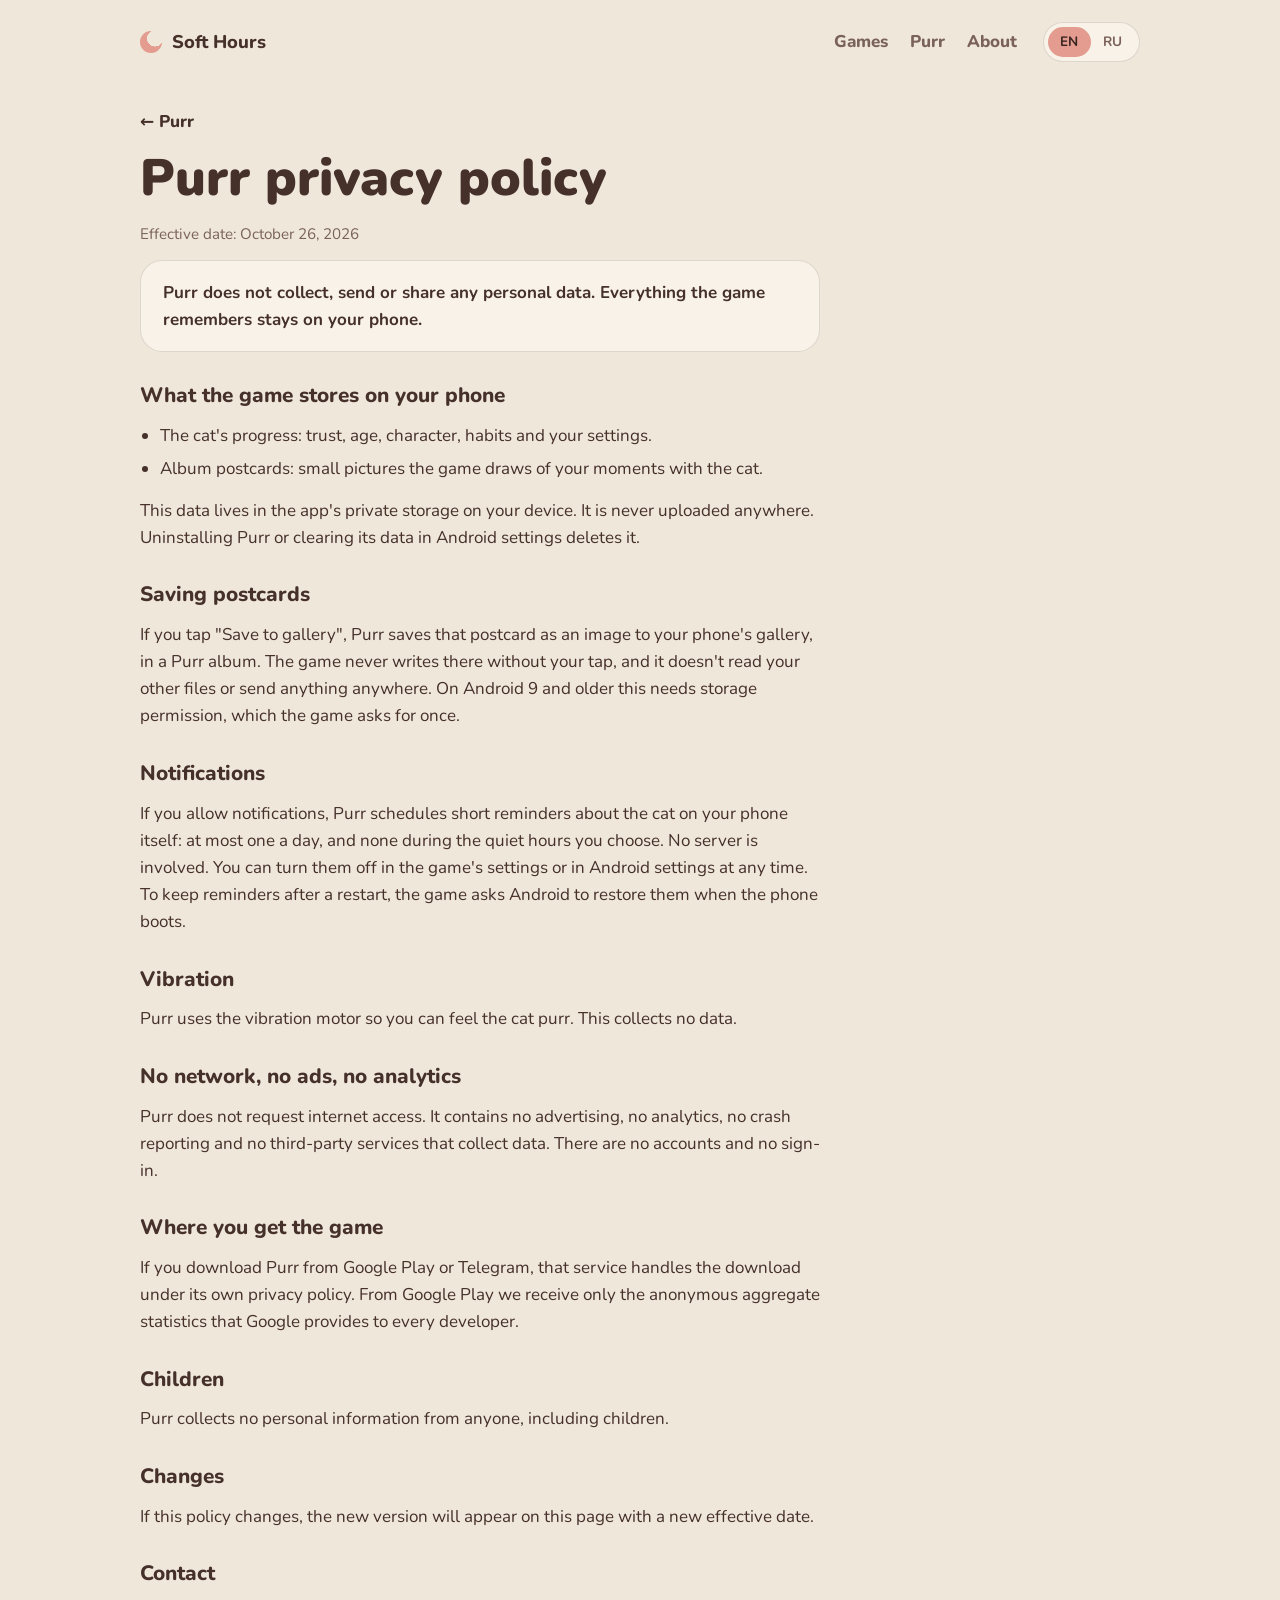
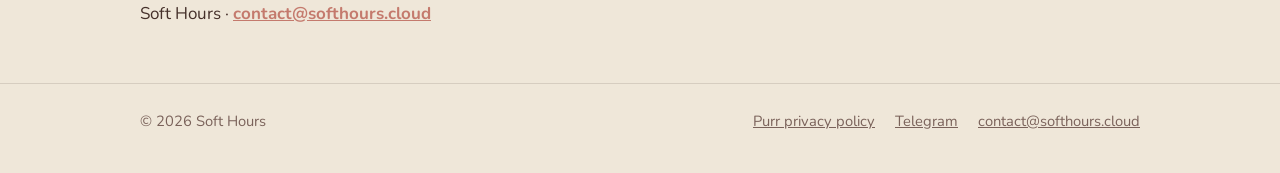
<file: en/privacy/index.html>
<!doctype html>
<html lang="en">
<head>
<meta charset="utf-8">
<meta name="viewport" content="width=device-width, initial-scale=1, viewport-fit=cover">
<title>Purr Privacy Policy | Soft Hours</title>
<meta name="description" content="Purr does not collect, send or share any personal data. Everything the game remembers stays on your phone.">
<meta name="robots" content="index, follow">
<link rel="canonical" href="https://softhours.cloud/en/privacy/">
<link rel="alternate" hreflang="en" href="https://softhours.cloud/en/privacy/">
<link rel="alternate" hreflang="ru" href="https://softhours.cloud/ru/privacy/">
<link rel="alternate" hreflang="x-default" href="https://softhours.cloud/en/privacy/">
<meta property="og:type" content="website">
<meta property="og:site_name" content="Soft Hours">
<meta property="og:title" content="Purr Privacy Policy | Soft Hours">
<meta property="og:description" content="Purr does not collect, send or share any personal data. Everything the game remembers stays on your phone.">
<meta property="og:url" content="https://softhours.cloud/en/privacy/">
<meta property="og:image" content="https://softhours.cloud/og-image.png">
<meta property="og:image:width" content="1200">
<meta property="og:image:height" content="630">
<meta property="og:image:alt" content="Soft Hours: calm little games for quiet hours">
<meta property="og:locale" content="en_US">
<meta name="twitter:card" content="summary_large_image">
<meta name="theme-color" content="#efe7d9">
<meta name="claude:viewport-fit-sides" content="cover">
<link rel="icon" type="image/png" sizes="192x192" href="../../img/soft-hours-192.png">
<link rel="apple-touch-icon" href="../../img/soft-hours-180.png">
<link rel="preconnect" href="https://fonts.googleapis.com">
<link rel="preconnect" href="https://fonts.gstatic.com" crossorigin>
<link rel="stylesheet" href="https://fonts.googleapis.com/css2?family=Nunito:wght@600;700;800;900&display=swap">
<link rel="stylesheet" href="../../css/site.css">
<script>if (!("onpageswap" in window)) document.documentElement.classList.add("page-fade");</script>
<script type="application/ld+json">
{
  "@context": "https://schema.org",
  "@graph": [
    {
      "@type": "BreadcrumbList",
      "itemListElement": [
        {
          "@type": "ListItem",
          "position": 1,
          "name": "Soft Hours",
          "item": "https://softhours.cloud/en/"
        },
        {
          "@type": "ListItem",
          "position": 2,
          "name": "Purr",
          "item": "https://softhours.cloud/en/purr/"
        },
        {
          "@type": "ListItem",
          "position": 3,
          "name": "Purr privacy policy",
          "item": "https://softhours.cloud/en/privacy/"
        }
      ]
    }
  ]
}
</script>
</head>
<body>
<header class="top">
  <div class="wrap">
    <a class="mark" href="../../en/"><span class="mark-dot" aria-hidden="true"></span>Soft Hours</a>
    <nav class="menu" aria-label="Soft Hours">
      <a href="../../en/games/">Games</a>
      <a href="../../en/purr/">Purr</a>
      <a href="../../en/about/">About</a>
    </nav>
    <div class="lang" role="group" aria-label="Language">
      <a href="../../en/privacy/" hreflang="en" lang="en" data-lang="en" aria-current="true">EN</a>
      <a href="../../ru/privacy/" hreflang="ru" lang="ru" data-lang="ru">RU</a>
    </div>
  </div>
</header>
<main class="doc">
  <div class="wrap">
    <article>
      <a class="back" href="../../en/purr/">← Purr</a>
      <h1>Purr privacy policy</h1>
      <p class="dim">Effective date: October 26, 2026</p>
      <p class="summary">Purr does not collect, send or share any personal data. Everything the game remembers stays on your phone.</p>

      <h2>What the game stores on your phone</h2>
      <ul>
        <li>The cat's progress: trust, age, character, habits and your settings.</li>
        <li>Album postcards: small pictures the game draws of your moments with the cat.</li>
      </ul>
      <p>This data lives in the app's private storage on your device. It is never uploaded anywhere. Uninstalling Purr or clearing its data in Android settings deletes it.</p>

      <h2>Saving postcards</h2>
      <p>If you tap "Save to gallery", Purr saves that postcard as an image to your phone's gallery, in a Purr album. The game never writes there without your tap, and it doesn't read your other files or send anything anywhere. On Android 9 and older this needs storage permission, which the game asks for once.</p>

      <h2>Notifications</h2>
      <p>If you allow notifications, Purr schedules short reminders about the cat on your phone itself: at most one a day, and none during the quiet hours you choose. No server is involved. You can turn them off in the game's settings or in Android settings at any time. To keep reminders after a restart, the game asks Android to restore them when the phone boots.</p>

      <h2>Vibration</h2>
      <p>Purr uses the vibration motor so you can feel the cat purr. This collects no data.</p>

      <h2>No network, no ads, no analytics</h2>
      <p>Purr does not request internet access. It contains no advertising, no analytics, no crash reporting and no third-party services that collect data. There are no accounts and no sign-in.</p>

      <h2>Where you get the game</h2>
      <p>If you download Purr from Google Play or Telegram, that service handles the download under its own privacy policy. From Google Play we receive only the anonymous aggregate statistics that Google provides to every developer.</p>

      <h2>Children</h2>
      <p>Purr collects no personal information from anyone, including children.</p>

      <h2>Changes</h2>
      <p>If this policy changes, the new version will appear on this page with a new effective date.</p>

      <h2>Contact</h2>
      <p>Soft Hours · <a href="mailto:contact@softhours.cloud">contact@softhours.cloud</a></p>
    </article>
  </div>
</main>
<footer class="foot">
  <div class="wrap">
    <span>© 2026 Soft Hours</span>
    <nav>
      <a href="../../en/privacy/">Purr privacy policy</a>
      <a href="https://t.me/softhoursgames" rel="me noopener">Telegram</a>
      <a href="mailto:contact@softhours.cloud">contact@softhours.cloud</a>
    </nav>
  </div>
</footer>
<script>
// Remember the language the visitor picked, so the root page sends them back to it.
document.querySelectorAll(".lang a").forEach(function (a) {
  a.addEventListener("click", function () {
    try { localStorage.setItem("softhours-lang", a.dataset.lang); } catch (e) {}
  });
});
try { localStorage.setItem("softhours-lang", document.documentElement.lang); } catch (e) {}

(function () {
  var root = document.documentElement;
  var still = window.matchMedia("(prefers-reduced-motion: reduce)").matches;

  // Ink drop from the point where the finger or mouse pressed the button.
  document.querySelectorAll(".pillow, .ghost").forEach(function (b) {
    b.addEventListener("pointerdown", function (e) {
      if (still) return;
      var r = b.getBoundingClientRect();
      var s = document.createElement("span");
      s.className = "ripple";
      s.style.left = (e.clientX - r.left) + "px";
      s.style.top = (e.clientY - r.top) + "px";
      s.style.setProperty("--r", (Math.hypot(r.width, r.height) / 8).toFixed(1));
      b.appendChild(s);
      setTimeout(function () { s.remove(); }, 650);
    });
  });

  // Without native view transitions: fade the page out, then follow the link.
  if (!root.classList.contains("page-fade") || still) return;
  document.addEventListener("click", function (e) {
    var a = e.target.closest("a[href]");
    if (!a || e.defaultPrevented || e.button !== 0 || e.metaKey || e.ctrlKey || e.shiftKey || e.altKey) return;
    if (a.target && a.target !== "_self") return;
    var url = new URL(a.href, location.href);
    if (url.origin !== location.origin || (url.pathname === location.pathname && url.hash)) return;
    e.preventDefault();
    root.classList.add("leaving");
    setTimeout(function () { location.href = url.href; }, 190);
  });
  // Coming back with the Back button restores the page from cache: show it again.
  window.addEventListener("pageshow", function (e) { if (e.persisted) root.classList.remove("leaving"); });
})();
</script>
</body>
</html>
</file>
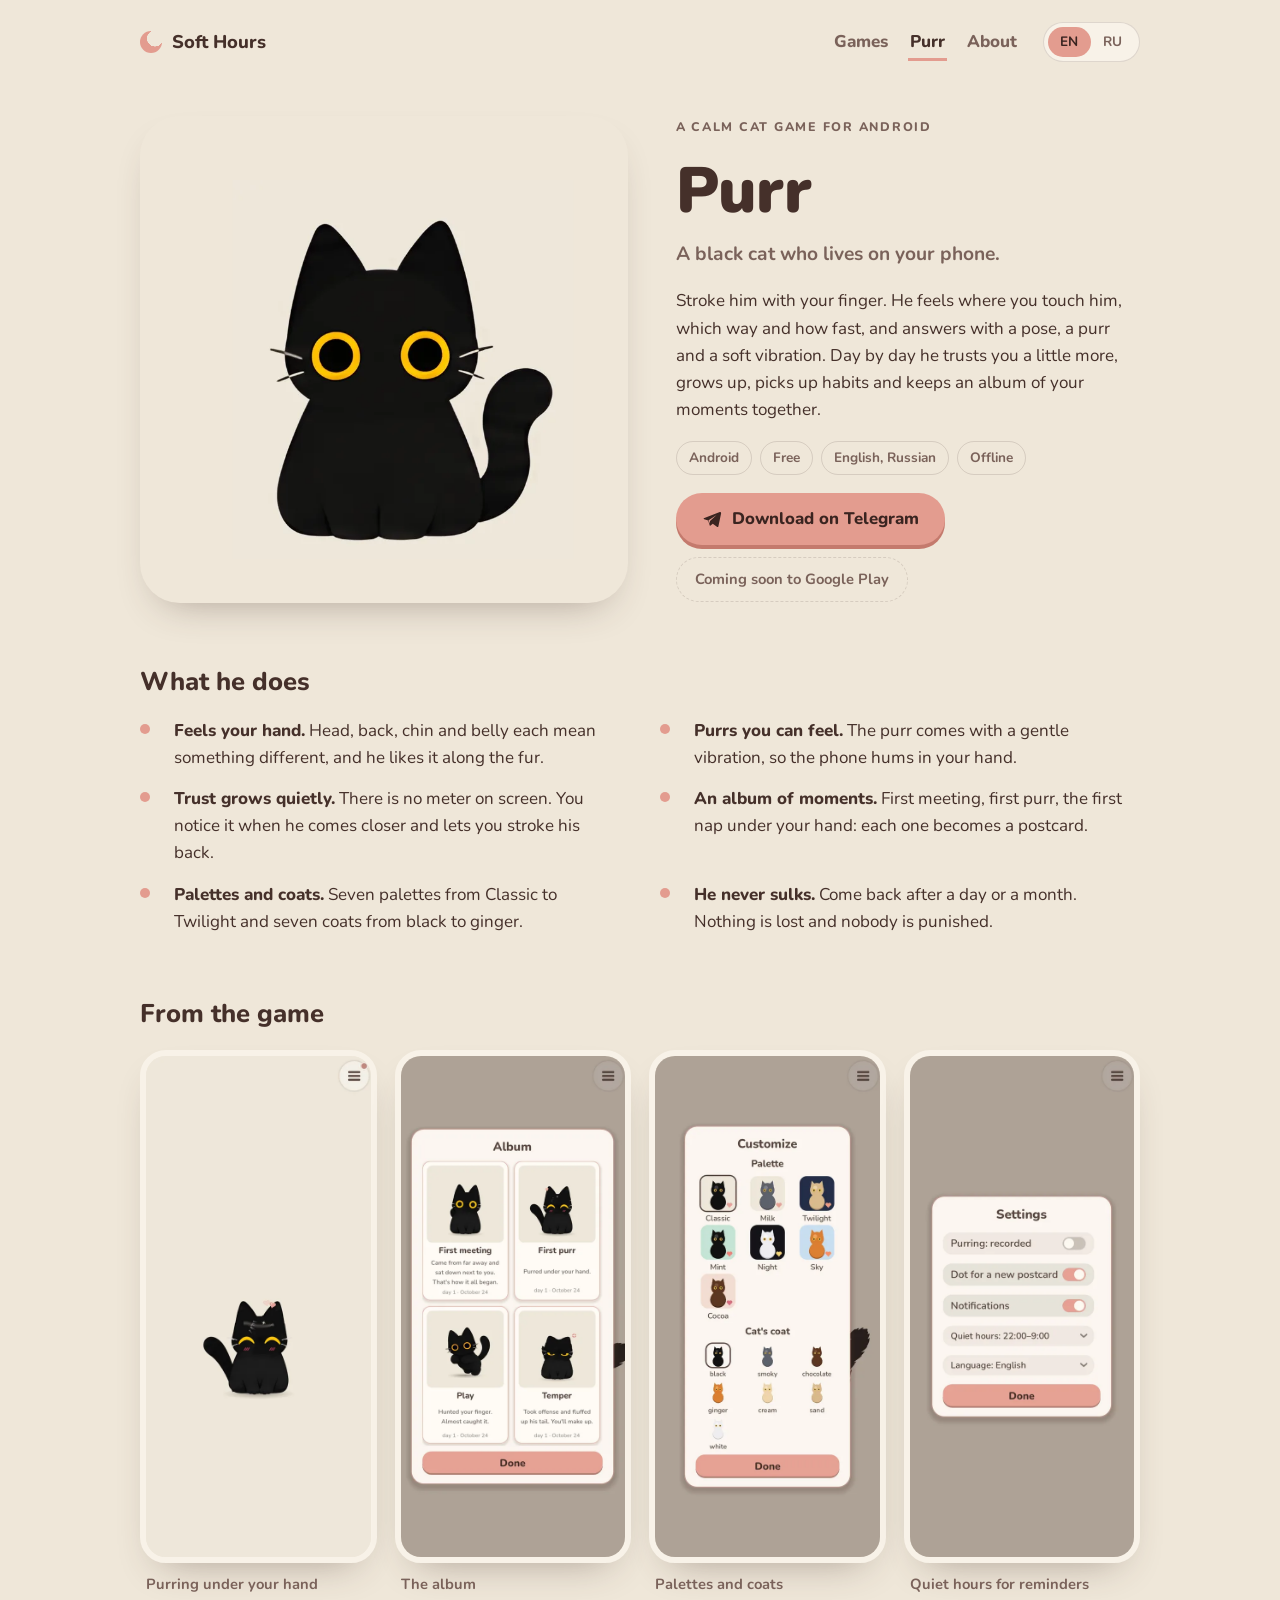
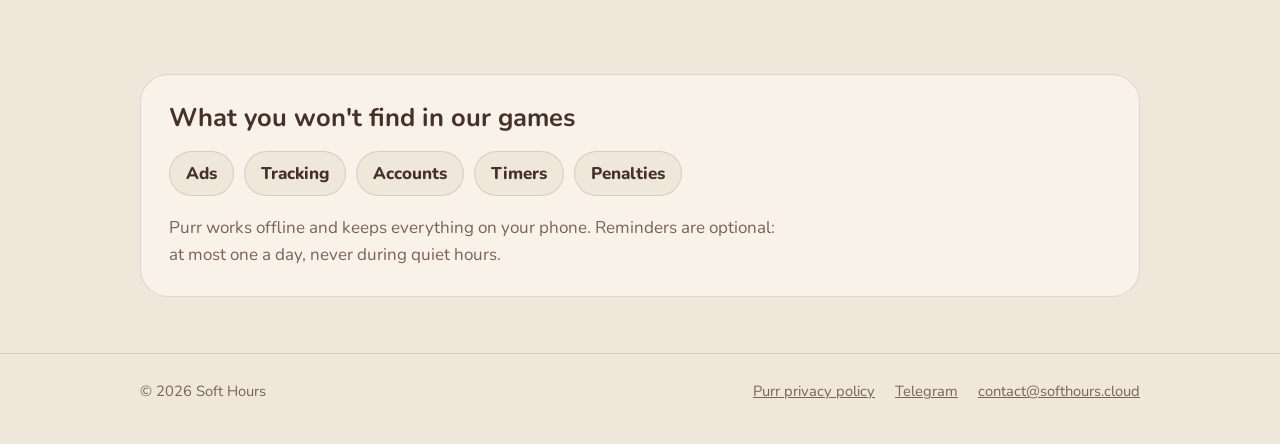
<file: en/purr/index.html>
<!doctype html>
<html lang="en">
<head>
<meta charset="utf-8">
<meta name="viewport" content="width=device-width, initial-scale=1, viewport-fit=cover">
<title>Purr — a calm cat game for Android | Soft Hours</title>
<meta name="description" content="Purr is a calm, cozy virtual cat game for Android. Stroke a black cat with your finger, feel him purr in your hand and watch him grow to trust you. No ads, no timers, works offline.">
<meta name="robots" content="index, follow">
<link rel="canonical" href="https://softhours.cloud/en/purr/">
<link rel="alternate" hreflang="en" href="https://softhours.cloud/en/purr/">
<link rel="alternate" hreflang="ru" href="https://softhours.cloud/ru/purr/">
<link rel="alternate" hreflang="x-default" href="https://softhours.cloud/en/purr/">
<meta property="og:type" content="website">
<meta property="og:site_name" content="Soft Hours">
<meta property="og:title" content="Purr — a calm cat game for Android | Soft Hours">
<meta property="og:description" content="Purr is a calm, cozy virtual cat game for Android. Stroke a black cat with your finger, feel him purr in your hand and watch him grow to trust you. No ads, no timers, works offline.">
<meta property="og:url" content="https://softhours.cloud/en/purr/">
<meta property="og:image" content="https://softhours.cloud/og-image.png">
<meta property="og:image:width" content="1200">
<meta property="og:image:height" content="630">
<meta property="og:image:alt" content="Soft Hours: calm little games for quiet hours">
<meta property="og:locale" content="en_US">
<meta name="twitter:card" content="summary_large_image">
<meta name="theme-color" content="#efe7d9">
<meta name="claude:viewport-fit-sides" content="cover">
<link rel="icon" type="image/png" sizes="192x192" href="../../img/soft-hours-192.png">
<link rel="apple-touch-icon" href="../../img/soft-hours-180.png">
<link rel="preconnect" href="https://fonts.googleapis.com">
<link rel="preconnect" href="https://fonts.gstatic.com" crossorigin>
<link rel="stylesheet" href="https://fonts.googleapis.com/css2?family=Nunito:wght@600;700;800;900&display=swap">
<link rel="stylesheet" href="../../css/site.css">
<script>if (!("onpageswap" in window)) document.documentElement.classList.add("page-fade");</script>
<script type="application/ld+json">
{
  "@context": "https://schema.org",
  "@graph": [
    {
      "@type": "Organization",
      "@id": "https://softhours.cloud/#organization",
      "name": "Soft Hours",
      "url": "https://softhours.cloud/",
      "logo": "https://softhours.cloud/img/soft-hours-512.png",
      "email": "contact@softhours.cloud",
      "description": "Independent game studio creating small, calm games for the quiet hours of the day.",
      "sameAs": [
        "https://t.me/softhoursgames",
        "https://buymeacoffee.com/softhours"
      ]
    },
    {
      "@type": "VideoGame",
      "@id": "https://softhours.cloud/#purr",
      "name": "Purr",
      "description": "Purr is a calm, cozy virtual cat game for Android. Stroke a black cat with your finger, feel him purr in your hand and watch him grow to trust you. No ads, no timers, works offline.",
      "url": "https://softhours.cloud/en/purr/",
      "image": "https://softhours.cloud/img/cat.webp",
      "screenshot": [
        "https://softhours.cloud/img/happy.webp",
        "https://softhours.cloud/img/album.webp",
        "https://softhours.cloud/img/customize.webp",
        "https://softhours.cloud/img/settings.webp"
      ],
      "genre": [
        "Casual",
        "Simulation",
        "Virtual pet"
      ],
      "gamePlatform": "Android",
      "operatingSystem": "Android",
      "applicationCategory": "Game",
      "downloadUrl": "https://t.me/softhoursgames",
      "inLanguage": [
        "en",
        "ru"
      ],
      "isAccessibleForFree": true,
      "publisher": {
        "@id": "https://softhours.cloud/#organization"
      },
      "author": {
        "@id": "https://softhours.cloud/#organization"
      }
    },
    {
      "@type": "BreadcrumbList",
      "itemListElement": [
        {
          "@type": "ListItem",
          "position": 1,
          "name": "Soft Hours",
          "item": "https://softhours.cloud/en/"
        },
        {
          "@type": "ListItem",
          "position": 2,
          "name": "Purr",
          "item": "https://softhours.cloud/en/purr/"
        }
      ]
    }
  ]
}
</script>
</head>
<body>
<header class="top">
  <div class="wrap">
    <a class="mark" href="../../en/"><span class="mark-dot" aria-hidden="true"></span>Soft Hours</a>
    <nav class="menu" aria-label="Soft Hours">
      <a href="../../en/games/">Games</a>
      <a href="../../en/purr/" aria-current="page">Purr</a>
      <a href="../../en/about/">About</a>
    </nav>
    <div class="lang" role="group" aria-label="Language">
      <a href="../../en/purr/" hreflang="en" lang="en" data-lang="en" aria-current="true">EN</a>
      <a href="../../ru/purr/" hreflang="ru" lang="ru" data-lang="ru">RU</a>
    </div>
  </div>
</header>
<main>
  <section class="game" aria-labelledby="purr-title">
    <div class="wrap game-grid">
      <div class="stage">
        <img class="cat" src="../../img/cat.webp" alt="Purr, a black cat, sitting calmly" width="540" height="600">
      </div>
      <div class="game-text">
        <p class="eyebrow">A calm cat game for Android</p>
        <h1 id="purr-title">Purr</h1>
        <p class="tag">A black cat who lives on your phone.</p>
        <p>Stroke him with your finger. He feels where you touch him, which way and how fast, and answers with a pose, a purr and a soft vibration. Day by day he trusts you a little more, grows up, picks up habits and keeps an album of your moments together.</p>
        <div class="meta">
          <span class="chip">Android</span>
          <span class="chip">Free</span>
          <span class="chip">English, Russian</span>
          <span class="chip">Offline</span>
        </div>
        <div class="btn-row">
          <a class="pillow" href="https://t.me/softhoursgames" rel="noopener"><svg viewBox="0 0 24 24" width="20" height="20" aria-hidden="true"><path fill="currentColor" d="M21.4 3.6 2.9 10.7c-1.3.5-1.2 1.3-.2 1.6l4.7 1.5 1.8 5.6c.2.7.6.8 1.1.4l2.6-2.1 5 3.7c.9.5 1.5.2 1.8-.8l3.2-15.2c.3-1.3-.5-1.9-1.5-1.8zM9.6 14.3l-.3 3.5-1.4-4.4 9.6-6.1-7.9 7z"/></svg><span>Download on Telegram</span></a>
          <span class="soon">Coming soon to Google Play</span>
        </div>
      </div>
    </div>
  </section>

  <section class="features" aria-labelledby="feat-title">
    <div class="wrap">
      <h2 class="section-h" id="feat-title">What he does</h2>
      <ul>
        <li><span><b>Feels your hand.</b> Head, back, chin and belly each mean something different, and he likes it along the fur.</span></li>
        <li><span><b>Purrs you can feel.</b> The purr comes with a gentle vibration, so the phone hums in your hand.</span></li>
        <li><span><b>Trust grows quietly.</b> There is no meter on screen. You notice it when he comes closer and lets you stroke his back.</span></li>
        <li><span><b>An album of moments.</b> First meeting, first purr, the first nap under your hand: each one becomes a postcard.</span></li>
        <li><span><b>Palettes and coats.</b> Seven palettes from Classic to Twilight and seven coats from black to ginger.</span></li>
        <li><span><b>He never sulks.</b> Come back after a day or a month. Nothing is lost and nobody is punished.</span></li>
      </ul>
    </div>
  </section>

  <section class="screens" aria-labelledby="shots-title">
    <div class="wrap">
      <h2 class="section-h" id="shots-title">From the game</h2>
      <div class="shots">
        <figure class="shot">
          <img src="../../img/happy.webp" alt="Purr purring with his eyes closed" width="540" height="1170" loading="lazy">
          <figcaption>Purring under your hand</figcaption>
        </figure>
        <figure class="shot">
          <img src="../../img/album.webp" alt="The album with postcards: First meeting, First purr, Play, Temper" width="540" height="1170" loading="lazy">
          <figcaption>The album</figcaption>
        </figure>
        <figure class="shot">
          <img src="../../img/customize.webp" alt="Choosing a palette and the cat's coat" width="540" height="1170" loading="lazy">
          <figcaption>Palettes and coats</figcaption>
        </figure>
        <figure class="shot">
          <img src="../../img/settings.webp" alt="Settings: purring sound, notifications, quiet hours, language" width="540" height="1170" loading="lazy">
          <figcaption>Quiet hours for reminders</figcaption>
        </figure>
      </div>
    </div>
  </section>

  <section class="never" aria-labelledby="never-title">
    <div class="wrap">
      <div class="never-box">
        <h2 id="never-title">What you won't find in our games</h2>
        <div class="never-list">
          <span>Ads</span>
          <span>Tracking</span>
          <span>Accounts</span>
          <span>Timers</span>
          <span>Penalties</span>
        </div>
        <p>Purr works offline and keeps everything on your phone. Reminders are optional: at most one a day, never during quiet hours.</p>
      </div>
    </div>
  </section>
</main>
<footer class="foot">
  <div class="wrap">
    <span>© 2026 Soft Hours</span>
    <nav>
      <a href="../../en/privacy/">Purr privacy policy</a>
      <a href="https://t.me/softhoursgames" rel="me noopener">Telegram</a>
      <a href="mailto:contact@softhours.cloud">contact@softhours.cloud</a>
    </nav>
  </div>
</footer>
<script>
// Remember the language the visitor picked, so the root page sends them back to it.
document.querySelectorAll(".lang a").forEach(function (a) {
  a.addEventListener("click", function () {
    try { localStorage.setItem("softhours-lang", a.dataset.lang); } catch (e) {}
  });
});
try { localStorage.setItem("softhours-lang", document.documentElement.lang); } catch (e) {}

(function () {
  var root = document.documentElement;
  var still = window.matchMedia("(prefers-reduced-motion: reduce)").matches;

  // Ink drop from the point where the finger or mouse pressed the button.
  document.querySelectorAll(".pillow, .ghost").forEach(function (b) {
    b.addEventListener("pointerdown", function (e) {
      if (still) return;
      var r = b.getBoundingClientRect();
      var s = document.createElement("span");
      s.className = "ripple";
      s.style.left = (e.clientX - r.left) + "px";
      s.style.top = (e.clientY - r.top) + "px";
      s.style.setProperty("--r", (Math.hypot(r.width, r.height) / 8).toFixed(1));
      b.appendChild(s);
      setTimeout(function () { s.remove(); }, 650);
    });
  });

  // Without native view transitions: fade the page out, then follow the link.
  if (!root.classList.contains("page-fade") || still) return;
  document.addEventListener("click", function (e) {
    var a = e.target.closest("a[href]");
    if (!a || e.defaultPrevented || e.button !== 0 || e.metaKey || e.ctrlKey || e.shiftKey || e.altKey) return;
    if (a.target && a.target !== "_self") return;
    var url = new URL(a.href, location.href);
    if (url.origin !== location.origin || (url.pathname === location.pathname && url.hash)) return;
    e.preventDefault();
    root.classList.add("leaving");
    setTimeout(function () { location.href = url.href; }, 190);
  });
  // Coming back with the Back button restores the page from cache: show it again.
  window.addEventListener("pageshow", function (e) { if (e.persisted) root.classList.remove("leaving"); });
})();
</script>
</body>
</html>
</file>
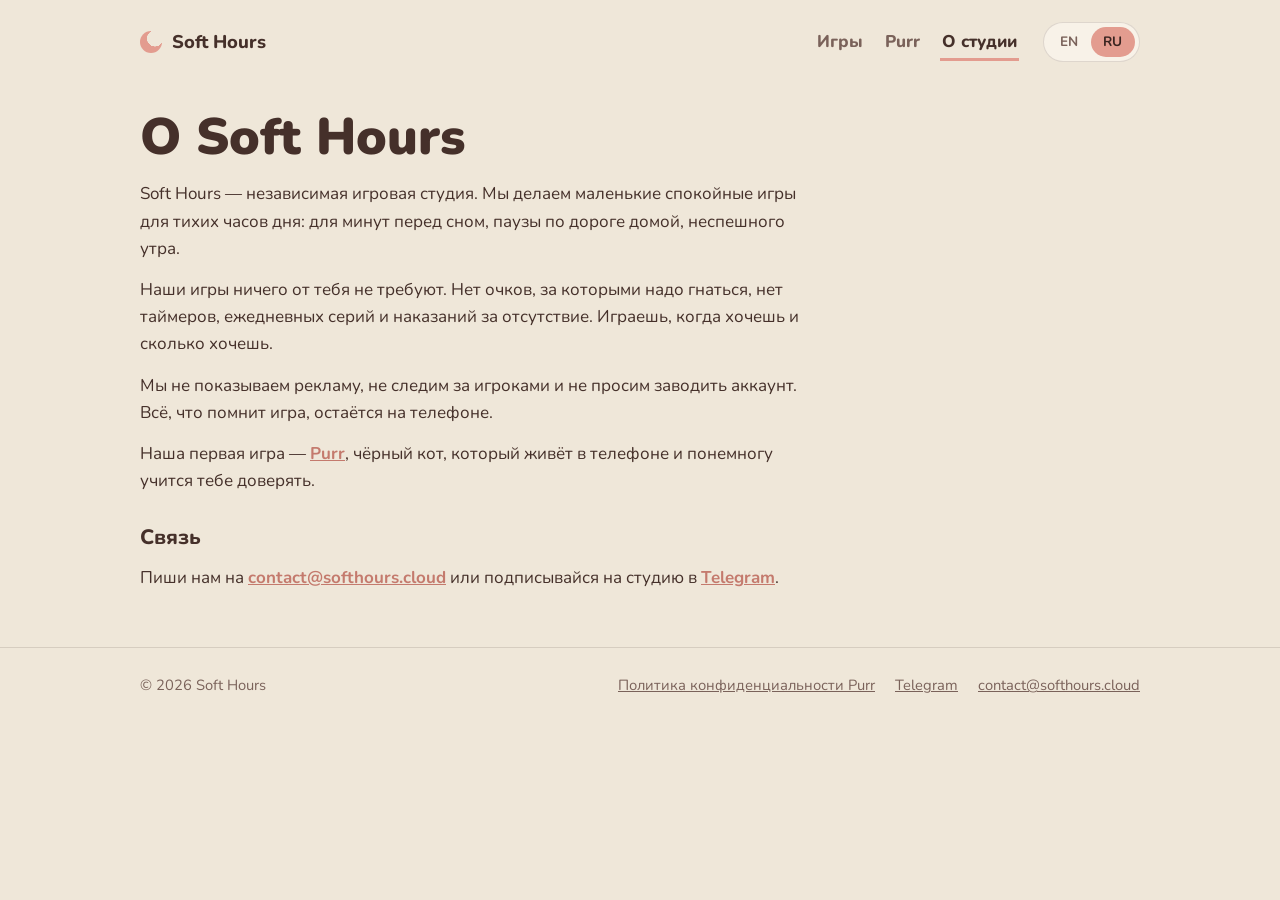
<file: ru/about/index.html>
<!doctype html>
<html lang="ru">
<head>
<meta charset="utf-8">
<meta name="viewport" content="width=device-width, initial-scale=1, viewport-fit=cover">
<title>О студии | Soft Hours</title>
<meta name="description" content="Soft Hours — независимая студия, которая делает спокойные уютные мобильные игры без рекламы, слежки и таймеров.">
<meta name="robots" content="index, follow">
<link rel="canonical" href="https://softhours.cloud/ru/about/">
<link rel="alternate" hreflang="en" href="https://softhours.cloud/en/about/">
<link rel="alternate" hreflang="ru" href="https://softhours.cloud/ru/about/">
<link rel="alternate" hreflang="x-default" href="https://softhours.cloud/en/about/">
<meta property="og:type" content="website">
<meta property="og:site_name" content="Soft Hours">
<meta property="og:title" content="О студии | Soft Hours">
<meta property="og:description" content="Soft Hours — независимая студия, которая делает спокойные уютные мобильные игры без рекламы, слежки и таймеров.">
<meta property="og:url" content="https://softhours.cloud/ru/about/">
<meta property="og:image" content="https://softhours.cloud/og-image.png">
<meta property="og:image:width" content="1200">
<meta property="og:image:height" content="630">
<meta property="og:image:alt" content="Soft Hours: calm little games for quiet hours">
<meta property="og:locale" content="ru_RU">
<meta name="twitter:card" content="summary_large_image">
<meta name="theme-color" content="#efe7d9">
<meta name="claude:viewport-fit-sides" content="cover">
<link rel="icon" type="image/png" sizes="192x192" href="../../img/soft-hours-192.png">
<link rel="apple-touch-icon" href="../../img/soft-hours-180.png">
<link rel="preconnect" href="https://fonts.googleapis.com">
<link rel="preconnect" href="https://fonts.gstatic.com" crossorigin>
<link rel="stylesheet" href="https://fonts.googleapis.com/css2?family=Nunito:wght@600;700;800;900&display=swap">
<link rel="stylesheet" href="../../css/site.css">
<script>if (!("onpageswap" in window)) document.documentElement.classList.add("page-fade");</script>
<script type="application/ld+json">
{
  "@context": "https://schema.org",
  "@graph": [
    {
      "@type": "Organization",
      "@id": "https://softhours.cloud/#organization",
      "name": "Soft Hours",
      "url": "https://softhours.cloud/",
      "logo": "https://softhours.cloud/img/soft-hours-512.png",
      "email": "contact@softhours.cloud",
      "description": "Independent game studio creating small, calm games for the quiet hours of the day.",
      "sameAs": [
        "https://t.me/softhoursgames",
        "https://buymeacoffee.com/softhours"
      ]
    },
    {
      "@type": "AboutPage",
      "url": "https://softhours.cloud/ru/about/",
      "name": "О студии | Soft Hours",
      "about": {
        "@id": "https://softhours.cloud/#organization"
      },
      "inLanguage": "ru"
    },
    {
      "@type": "BreadcrumbList",
      "itemListElement": [
        {
          "@type": "ListItem",
          "position": 1,
          "name": "Soft Hours",
          "item": "https://softhours.cloud/ru/"
        },
        {
          "@type": "ListItem",
          "position": 2,
          "name": "О студии",
          "item": "https://softhours.cloud/ru/about/"
        }
      ]
    }
  ]
}
</script>
</head>
<body>
<header class="top">
  <div class="wrap">
    <a class="mark" href="../../ru/"><span class="mark-dot" aria-hidden="true"></span>Soft Hours</a>
    <nav class="menu" aria-label="Soft Hours">
      <a href="../../ru/games/">Игры</a>
      <a href="../../ru/purr/">Purr</a>
      <a href="../../ru/about/" aria-current="page">О студии</a>
    </nav>
    <div class="lang" role="group" aria-label="Язык">
      <a href="../../en/about/" hreflang="en" lang="en" data-lang="en">EN</a>
      <a href="../../ru/about/" hreflang="ru" lang="ru" data-lang="ru" aria-current="true">RU</a>
    </div>
  </div>
</header>
<main class="doc">
  <div class="wrap">
    <article>
      <h1>О Soft Hours</h1>
      <p>Soft Hours — независимая игровая студия. Мы делаем маленькие спокойные игры для тихих часов дня: для минут перед сном, паузы по дороге домой, неспешного утра.</p>
      <p>Наши игры ничего от тебя не требуют. Нет очков, за которыми надо гнаться, нет таймеров, ежедневных серий и наказаний за отсутствие. Играешь, когда хочешь и сколько хочешь.</p>
      <p>Мы не показываем рекламу, не следим за игроками и не просим заводить аккаунт. Всё, что помнит игра, остаётся на телефоне.</p>
      <p>Наша первая игра — <a href="../../ru/purr/">Purr</a>, чёрный кот, который живёт в телефоне и понемногу учится тебе доверять.</p>
      <h2>Связь</h2>
      <p>Пиши нам на <a href="mailto:contact@softhours.cloud">contact@softhours.cloud</a> или подписывайся на студию в <a href="https://t.me/softhoursgames" rel="me noopener">Telegram</a>.</p>
    </article>
  </div>
</main>
<footer class="foot">
  <div class="wrap">
    <span>© 2026 Soft Hours</span>
    <nav>
      <a href="../../ru/privacy/">Политика конфиденциальности Purr</a>
      <a href="https://t.me/softhoursgames" rel="me noopener">Telegram</a>
      <a href="mailto:contact@softhours.cloud">contact@softhours.cloud</a>
    </nav>
  </div>
</footer>
<script>
// Remember the language the visitor picked, so the root page sends them back to it.
document.querySelectorAll(".lang a").forEach(function (a) {
  a.addEventListener("click", function () {
    try { localStorage.setItem("softhours-lang", a.dataset.lang); } catch (e) {}
  });
});
try { localStorage.setItem("softhours-lang", document.documentElement.lang); } catch (e) {}

(function () {
  var root = document.documentElement;
  var still = window.matchMedia("(prefers-reduced-motion: reduce)").matches;

  // Ink drop from the point where the finger or mouse pressed the button.
  document.querySelectorAll(".pillow, .ghost").forEach(function (b) {
    b.addEventListener("pointerdown", function (e) {
      if (still) return;
      var r = b.getBoundingClientRect();
      var s = document.createElement("span");
      s.className = "ripple";
      s.style.left = (e.clientX - r.left) + "px";
      s.style.top = (e.clientY - r.top) + "px";
      s.style.setProperty("--r", (Math.hypot(r.width, r.height) / 8).toFixed(1));
      b.appendChild(s);
      setTimeout(function () { s.remove(); }, 650);
    });
  });

  // Without native view transitions: fade the page out, then follow the link.
  if (!root.classList.contains("page-fade") || still) return;
  document.addEventListener("click", function (e) {
    var a = e.target.closest("a[href]");
    if (!a || e.defaultPrevented || e.button !== 0 || e.metaKey || e.ctrlKey || e.shiftKey || e.altKey) return;
    if (a.target && a.target !== "_self") return;
    var url = new URL(a.href, location.href);
    if (url.origin !== location.origin || (url.pathname === location.pathname && url.hash)) return;
    e.preventDefault();
    root.classList.add("leaving");
    setTimeout(function () { location.href = url.href; }, 190);
  });
  // Coming back with the Back button restores the page from cache: show it again.
  window.addEventListener("pageshow", function (e) { if (e.persisted) root.classList.remove("leaving"); });
})();
</script>
</body>
</html>
</file>
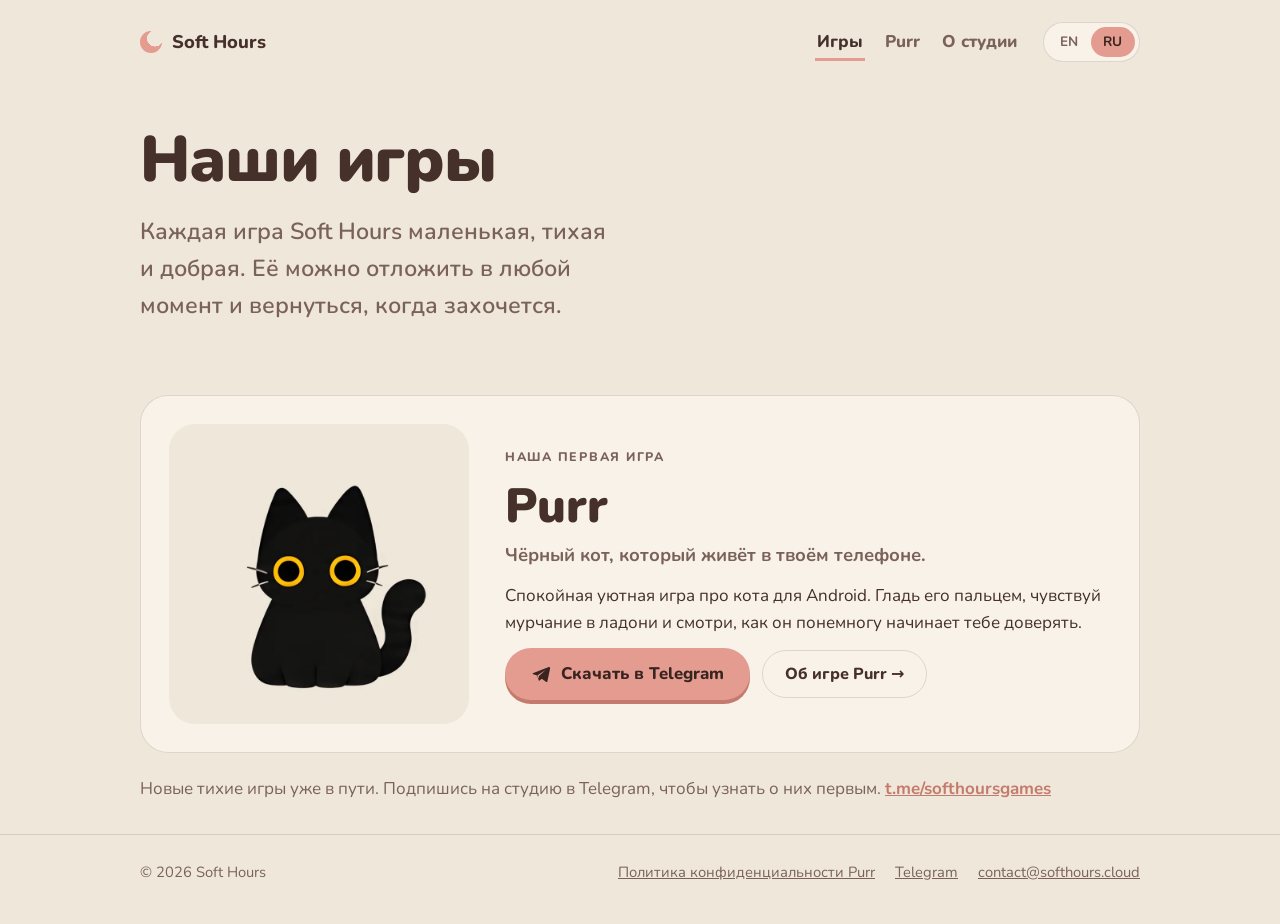
<file: ru/games/index.html>
<!doctype html>
<html lang="ru">
<head>
<meta charset="utf-8">
<meta name="viewport" content="width=device-width, initial-scale=1, viewport-fit=cover">
<title>Игры | Soft Hours</title>
<meta name="description" content="Игры студии Soft Hours: маленькие спокойные игры без очков, таймеров и рекламы. Первая игра — Purr, уютная игра про кота для Android.">
<meta name="robots" content="index, follow">
<link rel="canonical" href="https://softhours.cloud/ru/games/">
<link rel="alternate" hreflang="en" href="https://softhours.cloud/en/games/">
<link rel="alternate" hreflang="ru" href="https://softhours.cloud/ru/games/">
<link rel="alternate" hreflang="x-default" href="https://softhours.cloud/en/games/">
<meta property="og:type" content="website">
<meta property="og:site_name" content="Soft Hours">
<meta property="og:title" content="Игры | Soft Hours">
<meta property="og:description" content="Игры студии Soft Hours: маленькие спокойные игры без очков, таймеров и рекламы. Первая игра — Purr, уютная игра про кота для Android.">
<meta property="og:url" content="https://softhours.cloud/ru/games/">
<meta property="og:image" content="https://softhours.cloud/og-image.png">
<meta property="og:image:width" content="1200">
<meta property="og:image:height" content="630">
<meta property="og:image:alt" content="Soft Hours: calm little games for quiet hours">
<meta property="og:locale" content="ru_RU">
<meta name="twitter:card" content="summary_large_image">
<meta name="theme-color" content="#efe7d9">
<meta name="claude:viewport-fit-sides" content="cover">
<link rel="icon" type="image/png" sizes="192x192" href="../../img/soft-hours-192.png">
<link rel="apple-touch-icon" href="../../img/soft-hours-180.png">
<link rel="preconnect" href="https://fonts.googleapis.com">
<link rel="preconnect" href="https://fonts.gstatic.com" crossorigin>
<link rel="stylesheet" href="https://fonts.googleapis.com/css2?family=Nunito:wght@600;700;800;900&display=swap">
<link rel="stylesheet" href="../../css/site.css">
<script>if (!("onpageswap" in window)) document.documentElement.classList.add("page-fade");</script>
<script type="application/ld+json">
{
  "@context": "https://schema.org",
  "@graph": [
    {
      "@type": "Organization",
      "@id": "https://softhours.cloud/#organization",
      "name": "Soft Hours",
      "url": "https://softhours.cloud/",
      "logo": "https://softhours.cloud/img/soft-hours-512.png",
      "email": "contact@softhours.cloud",
      "description": "Independent game studio creating small, calm games for the quiet hours of the day.",
      "sameAs": [
        "https://t.me/softhoursgames",
        "https://buymeacoffee.com/softhours"
      ]
    },
    {
      "@type": "ItemList",
      "name": "Наши игры",
      "itemListElement": [
        {
          "@type": "ListItem",
          "position": 1,
          "url": "https://softhours.cloud/ru/purr/",
          "name": "Purr"
        }
      ]
    },
    {
      "@type": "BreadcrumbList",
      "itemListElement": [
        {
          "@type": "ListItem",
          "position": 1,
          "name": "Soft Hours",
          "item": "https://softhours.cloud/ru/"
        },
        {
          "@type": "ListItem",
          "position": 2,
          "name": "Игры",
          "item": "https://softhours.cloud/ru/games/"
        }
      ]
    }
  ]
}
</script>
</head>
<body>
<header class="top">
  <div class="wrap">
    <a class="mark" href="../../ru/"><span class="mark-dot" aria-hidden="true"></span>Soft Hours</a>
    <nav class="menu" aria-label="Soft Hours">
      <a href="../../ru/games/" aria-current="page">Игры</a>
      <a href="../../ru/purr/">Purr</a>
      <a href="../../ru/about/">О студии</a>
    </nav>
    <div class="lang" role="group" aria-label="Язык">
      <a href="../../en/games/" hreflang="en" lang="en" data-lang="en">EN</a>
      <a href="../../ru/games/" hreflang="ru" lang="ru" data-lang="ru" aria-current="true">RU</a>
    </div>
  </div>
</header>
<main>
  <section class="hero hero-sm">
    <div class="wrap">
      <h1>Наши игры</h1>
      <p class="lede">Каждая игра Soft Hours маленькая, тихая и добрая. Её можно отложить в любой момент и вернуться, когда захочется.</p>
    </div>
  </section>
  <section class="games">
    <div class="wrap">
      <article class="card">
        <a class="card-art" href="../../ru/purr/" tabindex="-1" aria-hidden="true">
          <img src="../../img/cat.webp" alt="" width="540" height="600" loading="lazy">
        </a>
        <div class="card-text">
          <p class="eyebrow">Наша первая игра</p>
          <h2><a href="../../ru/purr/">Purr</a></h2>
          <p class="tag">Чёрный кот, который живёт в твоём телефоне.</p>
          <p>Спокойная уютная игра про кота для Android. Гладь его пальцем, чувствуй мурчание в ладони и смотри, как он понемногу начинает тебе доверять.</p>
          <div class="btn-row">
            <a class="pillow" href="https://t.me/softhoursgames" rel="noopener"><svg viewBox="0 0 24 24" width="20" height="20" aria-hidden="true"><path fill="currentColor" d="M21.4 3.6 2.9 10.7c-1.3.5-1.2 1.3-.2 1.6l4.7 1.5 1.8 5.6c.2.7.6.8 1.1.4l2.6-2.1 5 3.7c.9.5 1.5.2 1.8-.8l3.2-15.2c.3-1.3-.5-1.9-1.5-1.8zM9.6 14.3l-.3 3.5-1.4-4.4 9.6-6.1-7.9 7z"/></svg><span>Скачать в Telegram</span></a>
            <a class="ghost" href="../../ru/purr/">Об игре Purr →</a>
          </div>
        </div>
      </article>
      <p class="soon-note">Новые тихие игры уже в пути. Подпишись на студию в Telegram, чтобы узнать о них первым. <a href="https://t.me/softhoursgames" rel="noopener">t.me/softhoursgames</a></p>
    </div>
  </section>
</main>
<footer class="foot">
  <div class="wrap">
    <span>© 2026 Soft Hours</span>
    <nav>
      <a href="../../ru/privacy/">Политика конфиденциальности Purr</a>
      <a href="https://t.me/softhoursgames" rel="me noopener">Telegram</a>
      <a href="mailto:contact@softhours.cloud">contact@softhours.cloud</a>
    </nav>
  </div>
</footer>
<script>
// Remember the language the visitor picked, so the root page sends them back to it.
document.querySelectorAll(".lang a").forEach(function (a) {
  a.addEventListener("click", function () {
    try { localStorage.setItem("softhours-lang", a.dataset.lang); } catch (e) {}
  });
});
try { localStorage.setItem("softhours-lang", document.documentElement.lang); } catch (e) {}

(function () {
  var root = document.documentElement;
  var still = window.matchMedia("(prefers-reduced-motion: reduce)").matches;

  // Ink drop from the point where the finger or mouse pressed the button.
  document.querySelectorAll(".pillow, .ghost").forEach(function (b) {
    b.addEventListener("pointerdown", function (e) {
      if (still) return;
      var r = b.getBoundingClientRect();
      var s = document.createElement("span");
      s.className = "ripple";
      s.style.left = (e.clientX - r.left) + "px";
      s.style.top = (e.clientY - r.top) + "px";
      s.style.setProperty("--r", (Math.hypot(r.width, r.height) / 8).toFixed(1));
      b.appendChild(s);
      setTimeout(function () { s.remove(); }, 650);
    });
  });

  // Without native view transitions: fade the page out, then follow the link.
  if (!root.classList.contains("page-fade") || still) return;
  document.addEventListener("click", function (e) {
    var a = e.target.closest("a[href]");
    if (!a || e.defaultPrevented || e.button !== 0 || e.metaKey || e.ctrlKey || e.shiftKey || e.altKey) return;
    if (a.target && a.target !== "_self") return;
    var url = new URL(a.href, location.href);
    if (url.origin !== location.origin || (url.pathname === location.pathname && url.hash)) return;
    e.preventDefault();
    root.classList.add("leaving");
    setTimeout(function () { location.href = url.href; }, 190);
  });
  // Coming back with the Back button restores the page from cache: show it again.
  window.addEventListener("pageshow", function (e) { if (e.persisted) root.classList.remove("leaving"); });
})();
</script>
</body>
</html>
</file>
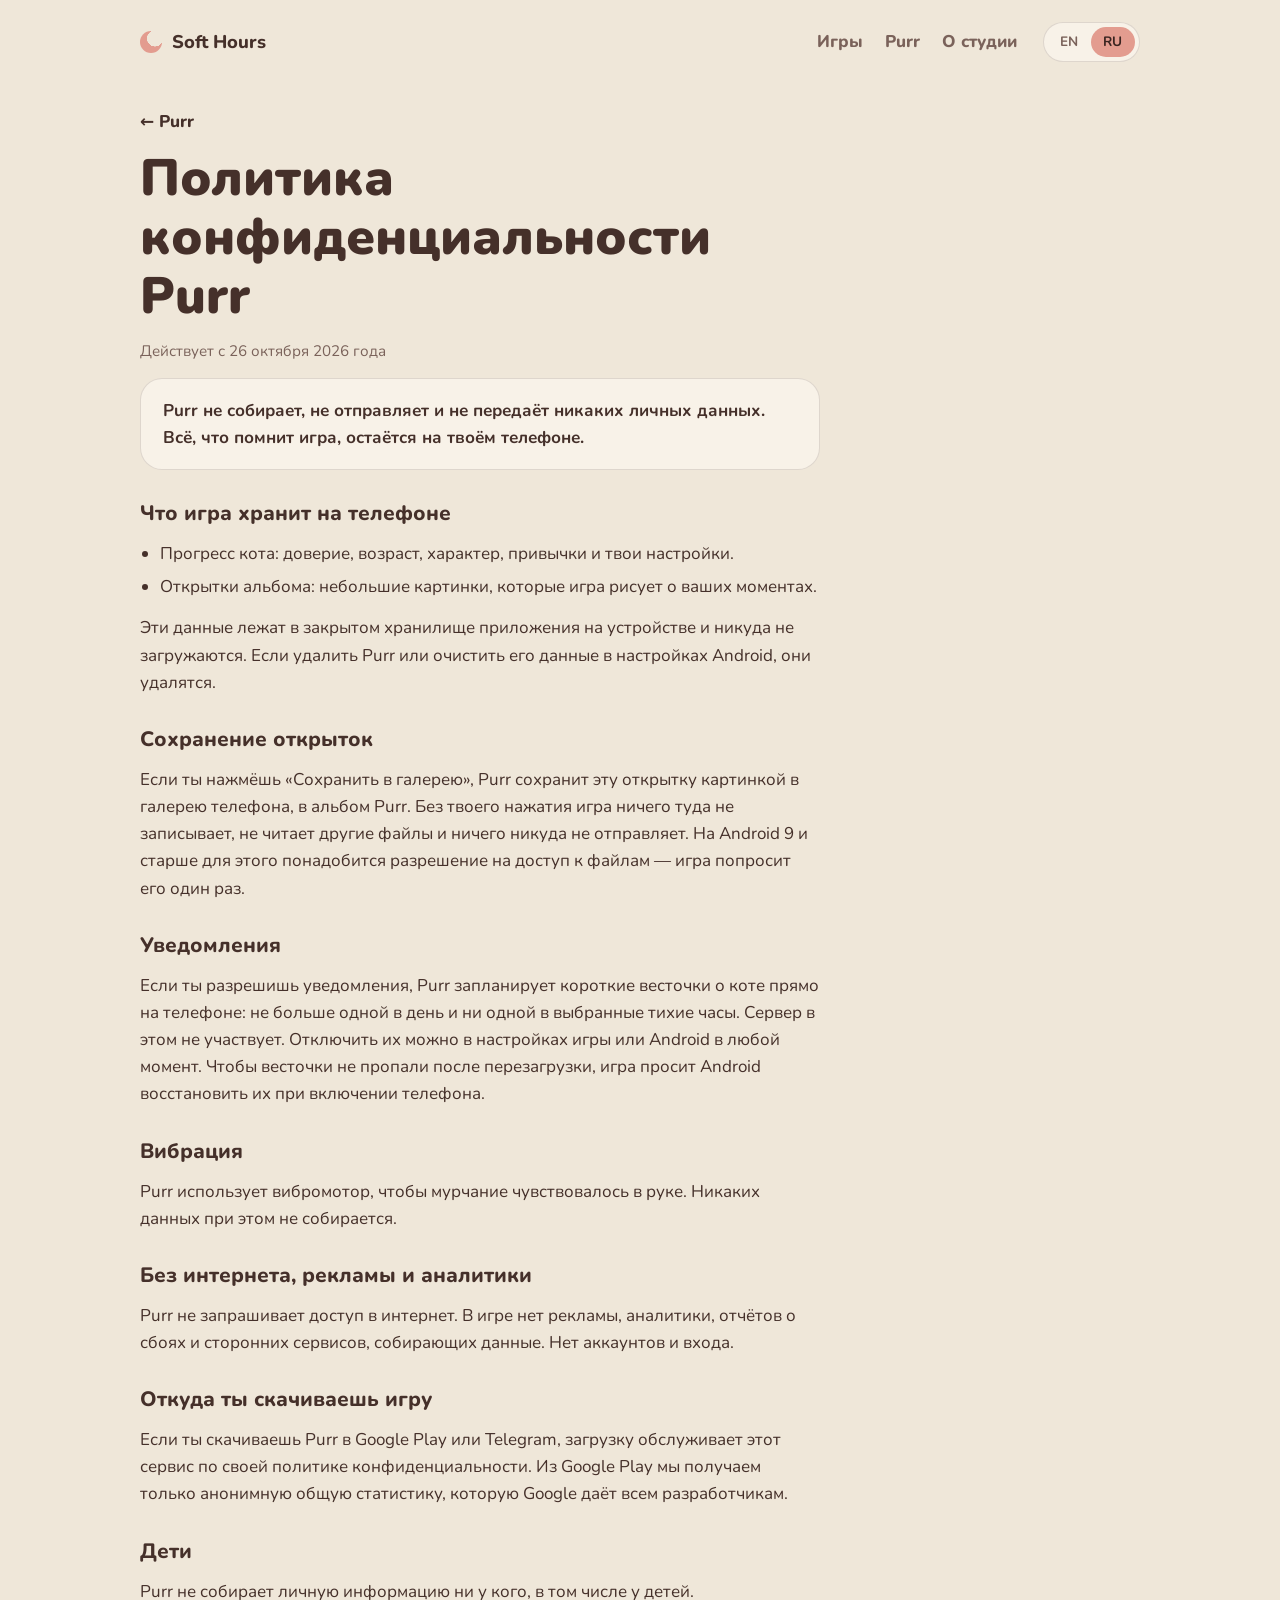
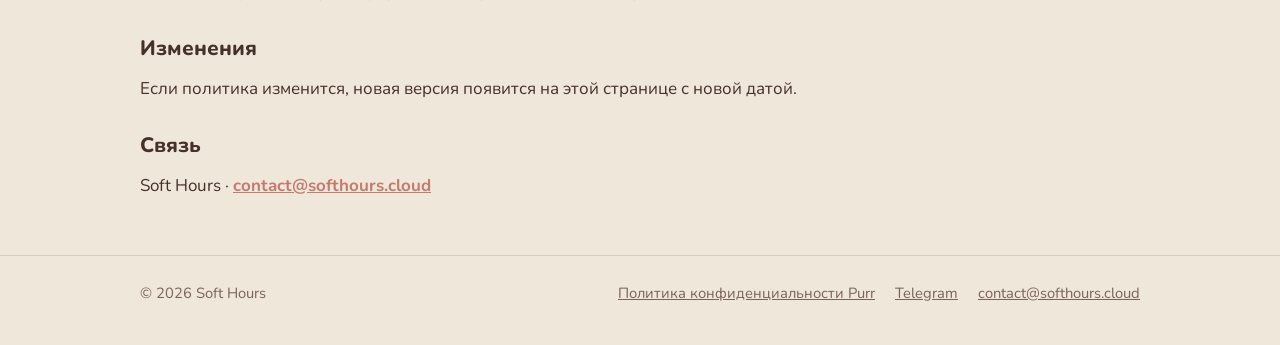
<file: ru/privacy/index.html>
<!doctype html>
<html lang="ru">
<head>
<meta charset="utf-8">
<meta name="viewport" content="width=device-width, initial-scale=1, viewport-fit=cover">
<title>Политика конфиденциальности Purr | Soft Hours</title>
<meta name="description" content="Purr не собирает, не отправляет и не передаёт никаких личных данных. Всё, что помнит игра, остаётся на телефоне.">
<meta name="robots" content="index, follow">
<link rel="canonical" href="https://softhours.cloud/ru/privacy/">
<link rel="alternate" hreflang="en" href="https://softhours.cloud/en/privacy/">
<link rel="alternate" hreflang="ru" href="https://softhours.cloud/ru/privacy/">
<link rel="alternate" hreflang="x-default" href="https://softhours.cloud/en/privacy/">
<meta property="og:type" content="website">
<meta property="og:site_name" content="Soft Hours">
<meta property="og:title" content="Политика конфиденциальности Purr | Soft Hours">
<meta property="og:description" content="Purr не собирает, не отправляет и не передаёт никаких личных данных. Всё, что помнит игра, остаётся на телефоне.">
<meta property="og:url" content="https://softhours.cloud/ru/privacy/">
<meta property="og:image" content="https://softhours.cloud/og-image.png">
<meta property="og:image:width" content="1200">
<meta property="og:image:height" content="630">
<meta property="og:image:alt" content="Soft Hours: calm little games for quiet hours">
<meta property="og:locale" content="ru_RU">
<meta name="twitter:card" content="summary_large_image">
<meta name="theme-color" content="#efe7d9">
<meta name="claude:viewport-fit-sides" content="cover">
<link rel="icon" type="image/png" sizes="192x192" href="../../img/soft-hours-192.png">
<link rel="apple-touch-icon" href="../../img/soft-hours-180.png">
<link rel="preconnect" href="https://fonts.googleapis.com">
<link rel="preconnect" href="https://fonts.gstatic.com" crossorigin>
<link rel="stylesheet" href="https://fonts.googleapis.com/css2?family=Nunito:wght@600;700;800;900&display=swap">
<link rel="stylesheet" href="../../css/site.css">
<script>if (!("onpageswap" in window)) document.documentElement.classList.add("page-fade");</script>
<script type="application/ld+json">
{
  "@context": "https://schema.org",
  "@graph": [
    {
      "@type": "BreadcrumbList",
      "itemListElement": [
        {
          "@type": "ListItem",
          "position": 1,
          "name": "Soft Hours",
          "item": "https://softhours.cloud/ru/"
        },
        {
          "@type": "ListItem",
          "position": 2,
          "name": "Purr",
          "item": "https://softhours.cloud/ru/purr/"
        },
        {
          "@type": "ListItem",
          "position": 3,
          "name": "Политика конфиденциальности Purr",
          "item": "https://softhours.cloud/ru/privacy/"
        }
      ]
    }
  ]
}
</script>
</head>
<body>
<header class="top">
  <div class="wrap">
    <a class="mark" href="../../ru/"><span class="mark-dot" aria-hidden="true"></span>Soft Hours</a>
    <nav class="menu" aria-label="Soft Hours">
      <a href="../../ru/games/">Игры</a>
      <a href="../../ru/purr/">Purr</a>
      <a href="../../ru/about/">О студии</a>
    </nav>
    <div class="lang" role="group" aria-label="Язык">
      <a href="../../en/privacy/" hreflang="en" lang="en" data-lang="en">EN</a>
      <a href="../../ru/privacy/" hreflang="ru" lang="ru" data-lang="ru" aria-current="true">RU</a>
    </div>
  </div>
</header>
<main class="doc">
  <div class="wrap">
    <article>
      <a class="back" href="../../ru/purr/">← Purr</a>
      <h1>Политика конфиденциальности Purr</h1>
      <p class="dim">Действует с 26 октября 2026 года</p>
      <p class="summary">Purr не собирает, не отправляет и не передаёт никаких личных данных. Всё, что помнит игра, остаётся на твоём телефоне.</p>

      <h2>Что игра хранит на телефоне</h2>
      <ul>
        <li>Прогресс кота: доверие, возраст, характер, привычки и твои настройки.</li>
        <li>Открытки альбома: небольшие картинки, которые игра рисует о ваших моментах.</li>
      </ul>
      <p>Эти данные лежат в закрытом хранилище приложения на устройстве и никуда не загружаются. Если удалить Purr или очистить его данные в настройках Android, они удалятся.</p>

      <h2>Сохранение открыток</h2>
      <p>Если ты нажмёшь «Сохранить в галерею», Purr сохранит эту открытку картинкой в галерею телефона, в альбом Purr. Без твоего нажатия игра ничего туда не записывает, не читает другие файлы и ничего никуда не отправляет. На Android 9 и старше для этого понадобится разрешение на доступ к файлам — игра попросит его один раз.</p>

      <h2>Уведомления</h2>
      <p>Если ты разрешишь уведомления, Purr запланирует короткие весточки о коте прямо на телефоне: не больше одной в день и ни одной в выбранные тихие часы. Сервер в этом не участвует. Отключить их можно в настройках игры или Android в любой момент. Чтобы весточки не пропали после перезагрузки, игра просит Android восстановить их при включении телефона.</p>

      <h2>Вибрация</h2>
      <p>Purr использует вибромотор, чтобы мурчание чувствовалось в руке. Никаких данных при этом не собирается.</p>

      <h2>Без интернета, рекламы и аналитики</h2>
      <p>Purr не запрашивает доступ в интернет. В игре нет рекламы, аналитики, отчётов о сбоях и сторонних сервисов, собирающих данные. Нет аккаунтов и входа.</p>

      <h2>Откуда ты скачиваешь игру</h2>
      <p>Если ты скачиваешь Purr в Google Play или Telegram, загрузку обслуживает этот сервис по своей политике конфиденциальности. Из Google Play мы получаем только анонимную общую статистику, которую Google даёт всем разработчикам.</p>

      <h2>Дети</h2>
      <p>Purr не собирает личную информацию ни у кого, в том числе у детей.</p>

      <h2>Изменения</h2>
      <p>Если политика изменится, новая версия появится на этой странице с новой датой.</p>

      <h2>Связь</h2>
      <p>Soft Hours · <a href="mailto:contact@softhours.cloud">contact@softhours.cloud</a></p>
    </article>
  </div>
</main>
<footer class="foot">
  <div class="wrap">
    <span>© 2026 Soft Hours</span>
    <nav>
      <a href="../../ru/privacy/">Политика конфиденциальности Purr</a>
      <a href="https://t.me/softhoursgames" rel="me noopener">Telegram</a>
      <a href="mailto:contact@softhours.cloud">contact@softhours.cloud</a>
    </nav>
  </div>
</footer>
<script>
// Remember the language the visitor picked, so the root page sends them back to it.
document.querySelectorAll(".lang a").forEach(function (a) {
  a.addEventListener("click", function () {
    try { localStorage.setItem("softhours-lang", a.dataset.lang); } catch (e) {}
  });
});
try { localStorage.setItem("softhours-lang", document.documentElement.lang); } catch (e) {}

(function () {
  var root = document.documentElement;
  var still = window.matchMedia("(prefers-reduced-motion: reduce)").matches;

  // Ink drop from the point where the finger or mouse pressed the button.
  document.querySelectorAll(".pillow, .ghost").forEach(function (b) {
    b.addEventListener("pointerdown", function (e) {
      if (still) return;
      var r = b.getBoundingClientRect();
      var s = document.createElement("span");
      s.className = "ripple";
      s.style.left = (e.clientX - r.left) + "px";
      s.style.top = (e.clientY - r.top) + "px";
      s.style.setProperty("--r", (Math.hypot(r.width, r.height) / 8).toFixed(1));
      b.appendChild(s);
      setTimeout(function () { s.remove(); }, 650);
    });
  });

  // Without native view transitions: fade the page out, then follow the link.
  if (!root.classList.contains("page-fade") || still) return;
  document.addEventListener("click", function (e) {
    var a = e.target.closest("a[href]");
    if (!a || e.defaultPrevented || e.button !== 0 || e.metaKey || e.ctrlKey || e.shiftKey || e.altKey) return;
    if (a.target && a.target !== "_self") return;
    var url = new URL(a.href, location.href);
    if (url.origin !== location.origin || (url.pathname === location.pathname && url.hash)) return;
    e.preventDefault();
    root.classList.add("leaving");
    setTimeout(function () { location.href = url.href; }, 190);
  });
  // Coming back with the Back button restores the page from cache: show it again.
  window.addEventListener("pageshow", function (e) { if (e.persisted) root.classList.remove("leaving"); });
})();
</script>
</body>
</html>
</file>
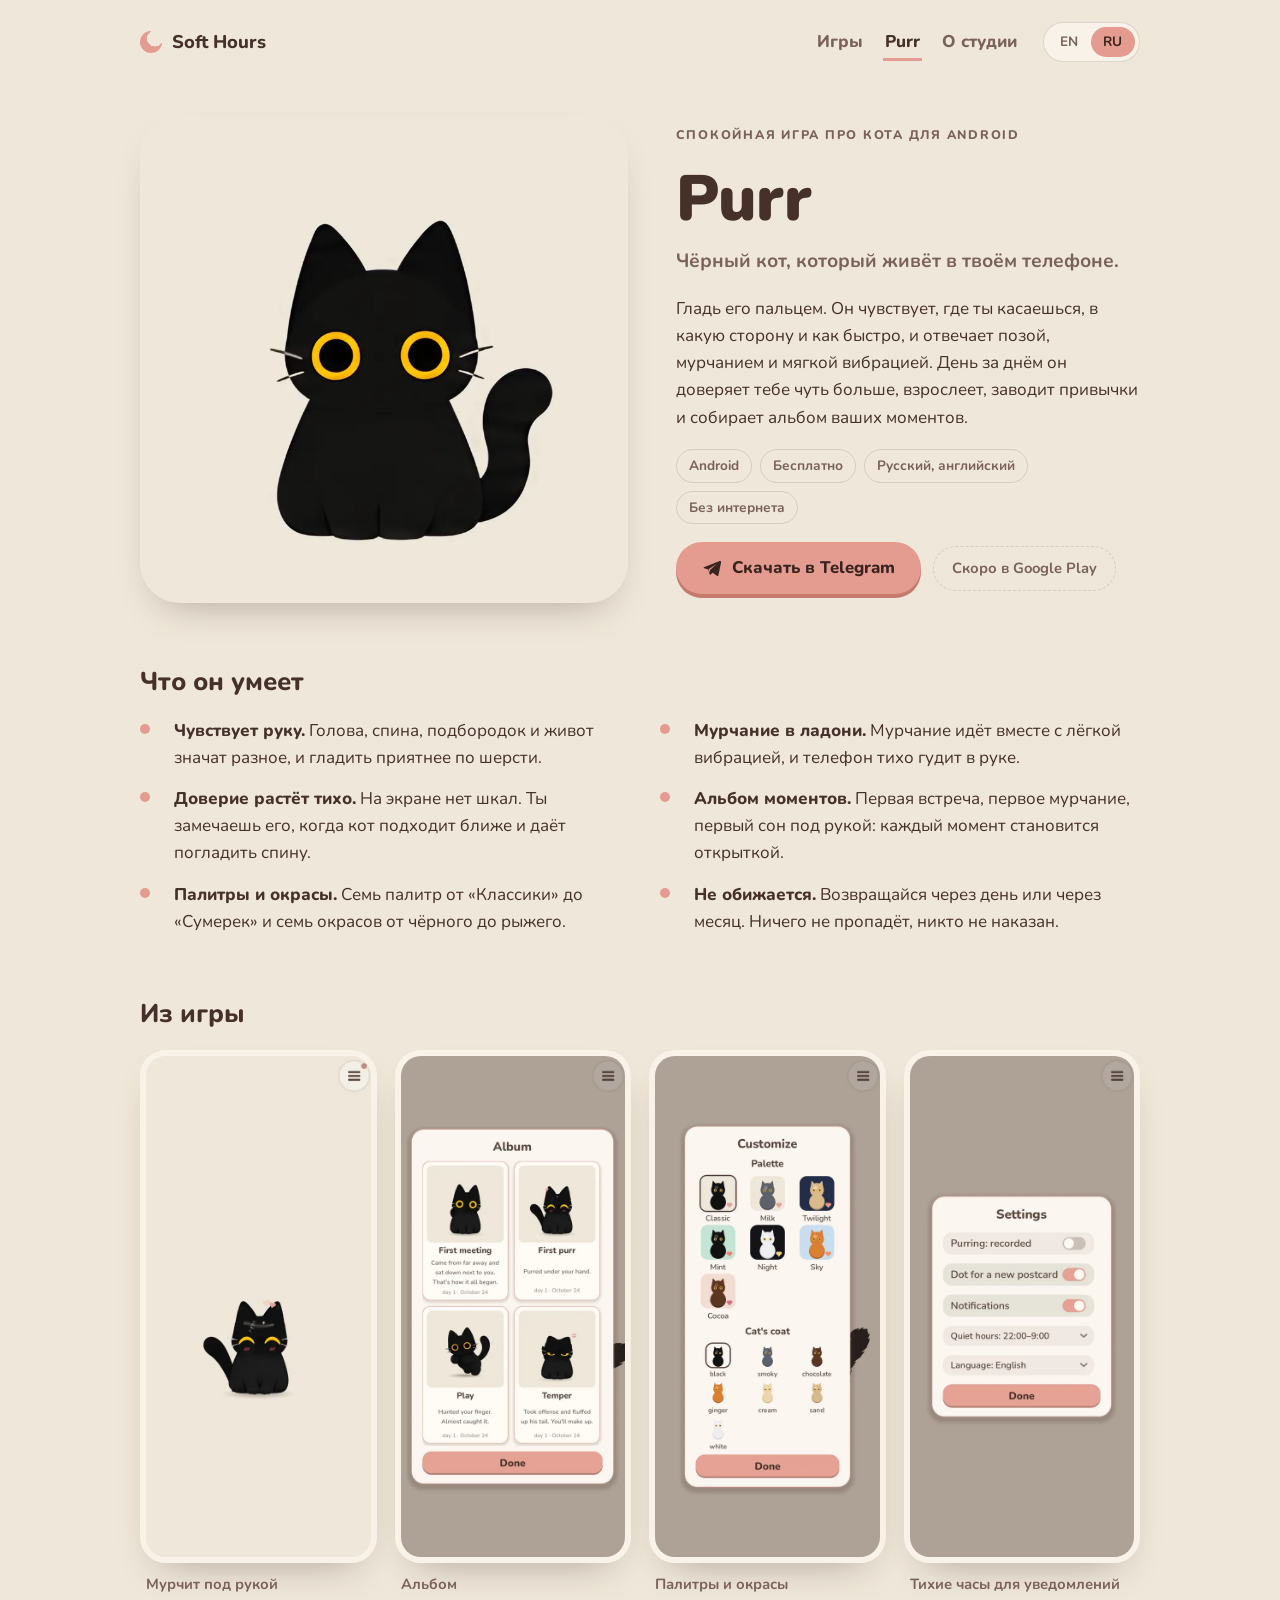
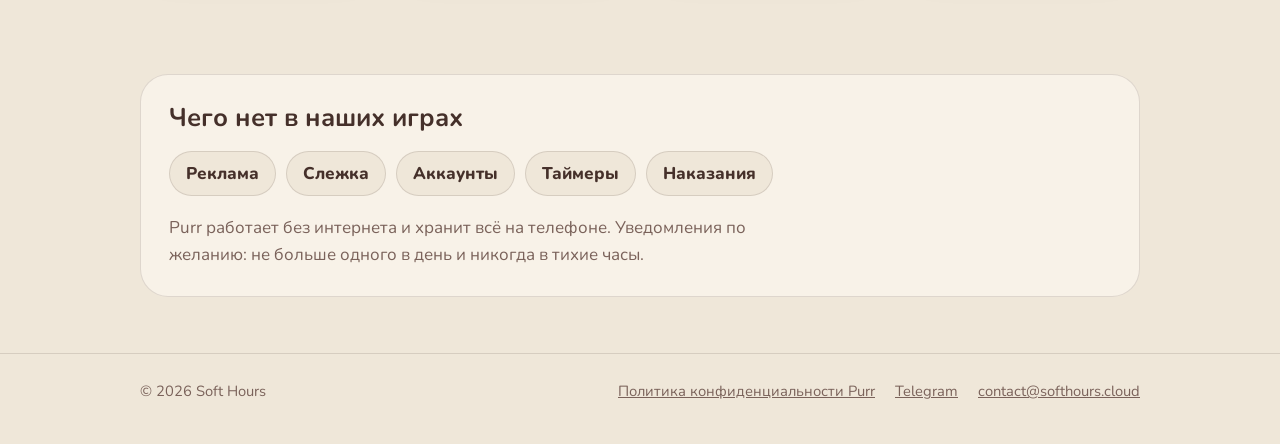
<file: ru/purr/index.html>
<!doctype html>
<html lang="ru">
<head>
<meta charset="utf-8">
<meta name="viewport" content="width=device-width, initial-scale=1, viewport-fit=cover">
<title>Purr — спокойная игра про кота для Android | Soft Hours</title>
<meta name="description" content="Purr — спокойная уютная игра про виртуального кота для Android. Гладь чёрного кота пальцем, чувствуй мурчание в руке и смотри, как растёт его доверие. Без рекламы и таймеров, работает без интернета.">
<meta name="robots" content="index, follow">
<link rel="canonical" href="https://softhours.cloud/ru/purr/">
<link rel="alternate" hreflang="en" href="https://softhours.cloud/en/purr/">
<link rel="alternate" hreflang="ru" href="https://softhours.cloud/ru/purr/">
<link rel="alternate" hreflang="x-default" href="https://softhours.cloud/en/purr/">
<meta property="og:type" content="website">
<meta property="og:site_name" content="Soft Hours">
<meta property="og:title" content="Purr — спокойная игра про кота для Android | Soft Hours">
<meta property="og:description" content="Purr — спокойная уютная игра про виртуального кота для Android. Гладь чёрного кота пальцем, чувствуй мурчание в руке и смотри, как растёт его доверие. Без рекламы и таймеров, работает без интернета.">
<meta property="og:url" content="https://softhours.cloud/ru/purr/">
<meta property="og:image" content="https://softhours.cloud/og-image.png">
<meta property="og:image:width" content="1200">
<meta property="og:image:height" content="630">
<meta property="og:image:alt" content="Soft Hours: calm little games for quiet hours">
<meta property="og:locale" content="ru_RU">
<meta name="twitter:card" content="summary_large_image">
<meta name="theme-color" content="#efe7d9">
<meta name="claude:viewport-fit-sides" content="cover">
<link rel="icon" type="image/png" sizes="192x192" href="../../img/soft-hours-192.png">
<link rel="apple-touch-icon" href="../../img/soft-hours-180.png">
<link rel="preconnect" href="https://fonts.googleapis.com">
<link rel="preconnect" href="https://fonts.gstatic.com" crossorigin>
<link rel="stylesheet" href="https://fonts.googleapis.com/css2?family=Nunito:wght@600;700;800;900&display=swap">
<link rel="stylesheet" href="../../css/site.css">
<script>if (!("onpageswap" in window)) document.documentElement.classList.add("page-fade");</script>
<script type="application/ld+json">
{
  "@context": "https://schema.org",
  "@graph": [
    {
      "@type": "Organization",
      "@id": "https://softhours.cloud/#organization",
      "name": "Soft Hours",
      "url": "https://softhours.cloud/",
      "logo": "https://softhours.cloud/img/soft-hours-512.png",
      "email": "contact@softhours.cloud",
      "description": "Independent game studio creating small, calm games for the quiet hours of the day.",
      "sameAs": [
        "https://t.me/softhoursgames",
        "https://buymeacoffee.com/softhours"
      ]
    },
    {
      "@type": "VideoGame",
      "@id": "https://softhours.cloud/#purr",
      "name": "Purr",
      "description": "Purr — спокойная уютная игра про виртуального кота для Android. Гладь чёрного кота пальцем, чувствуй мурчание в руке и смотри, как растёт его доверие. Без рекламы и таймеров, работает без интернета.",
      "url": "https://softhours.cloud/ru/purr/",
      "image": "https://softhours.cloud/img/cat.webp",
      "screenshot": [
        "https://softhours.cloud/img/happy.webp",
        "https://softhours.cloud/img/album.webp",
        "https://softhours.cloud/img/customize.webp",
        "https://softhours.cloud/img/settings.webp"
      ],
      "genre": [
        "Casual",
        "Simulation",
        "Virtual pet"
      ],
      "gamePlatform": "Android",
      "operatingSystem": "Android",
      "applicationCategory": "Game",
      "downloadUrl": "https://t.me/softhoursgames",
      "inLanguage": [
        "en",
        "ru"
      ],
      "isAccessibleForFree": true,
      "publisher": {
        "@id": "https://softhours.cloud/#organization"
      },
      "author": {
        "@id": "https://softhours.cloud/#organization"
      }
    },
    {
      "@type": "BreadcrumbList",
      "itemListElement": [
        {
          "@type": "ListItem",
          "position": 1,
          "name": "Soft Hours",
          "item": "https://softhours.cloud/ru/"
        },
        {
          "@type": "ListItem",
          "position": 2,
          "name": "Purr",
          "item": "https://softhours.cloud/ru/purr/"
        }
      ]
    }
  ]
}
</script>
</head>
<body>
<header class="top">
  <div class="wrap">
    <a class="mark" href="../../ru/"><span class="mark-dot" aria-hidden="true"></span>Soft Hours</a>
    <nav class="menu" aria-label="Soft Hours">
      <a href="../../ru/games/">Игры</a>
      <a href="../../ru/purr/" aria-current="page">Purr</a>
      <a href="../../ru/about/">О студии</a>
    </nav>
    <div class="lang" role="group" aria-label="Язык">
      <a href="../../en/purr/" hreflang="en" lang="en" data-lang="en">EN</a>
      <a href="../../ru/purr/" hreflang="ru" lang="ru" data-lang="ru" aria-current="true">RU</a>
    </div>
  </div>
</header>
<main>
  <section class="game" aria-labelledby="purr-title">
    <div class="wrap game-grid">
      <div class="stage">
        <img class="cat" src="../../img/cat.webp" alt="Purr, чёрный кот, спокойно сидит" width="540" height="600">
      </div>
      <div class="game-text">
        <p class="eyebrow">Спокойная игра про кота для Android</p>
        <h1 id="purr-title">Purr</h1>
        <p class="tag">Чёрный кот, который живёт в твоём телефоне.</p>
        <p>Гладь его пальцем. Он чувствует, где ты касаешься, в какую сторону и как быстро, и отвечает позой, мурчанием и мягкой вибрацией. День за днём он доверяет тебе чуть больше, взрослеет, заводит привычки и собирает альбом ваших моментов.</p>
        <div class="meta">
          <span class="chip">Android</span>
          <span class="chip">Бесплатно</span>
          <span class="chip">Русский, английский</span>
          <span class="chip">Без интернета</span>
        </div>
        <div class="btn-row">
          <a class="pillow" href="https://t.me/softhoursgames" rel="noopener"><svg viewBox="0 0 24 24" width="20" height="20" aria-hidden="true"><path fill="currentColor" d="M21.4 3.6 2.9 10.7c-1.3.5-1.2 1.3-.2 1.6l4.7 1.5 1.8 5.6c.2.7.6.8 1.1.4l2.6-2.1 5 3.7c.9.5 1.5.2 1.8-.8l3.2-15.2c.3-1.3-.5-1.9-1.5-1.8zM9.6 14.3l-.3 3.5-1.4-4.4 9.6-6.1-7.9 7z"/></svg><span>Скачать в Telegram</span></a>
          <span class="soon">Скоро в Google Play</span>
        </div>
      </div>
    </div>
  </section>

  <section class="features" aria-labelledby="feat-title">
    <div class="wrap">
      <h2 class="section-h" id="feat-title">Что он умеет</h2>
      <ul>
        <li><span><b>Чувствует руку.</b> Голова, спина, подбородок и живот значат разное, и гладить приятнее по шерсти.</span></li>
        <li><span><b>Мурчание в ладони.</b> Мурчание идёт вместе с лёгкой вибрацией, и телефон тихо гудит в руке.</span></li>
        <li><span><b>Доверие растёт тихо.</b> На экране нет шкал. Ты замечаешь его, когда кот подходит ближе и даёт погладить спину.</span></li>
        <li><span><b>Альбом моментов.</b> Первая встреча, первое мурчание, первый сон под рукой: каждый момент становится открыткой.</span></li>
        <li><span><b>Палитры и окрасы.</b> Семь палитр от «Классики» до «Сумерек» и семь окрасов от чёрного до рыжего.</span></li>
        <li><span><b>Не обижается.</b> Возвращайся через день или через месяц. Ничего не пропадёт, никто не наказан.</span></li>
      </ul>
    </div>
  </section>

  <section class="screens" aria-labelledby="shots-title">
    <div class="wrap">
      <h2 class="section-h" id="shots-title">Из игры</h2>
      <div class="shots">
        <figure class="shot">
          <img src="../../img/happy.webp" alt="Purr мурчит с закрытыми глазами" width="540" height="1170" loading="lazy">
          <figcaption>Мурчит под рукой</figcaption>
        </figure>
        <figure class="shot">
          <img src="../../img/album.webp" alt="Альбом с открытками: первая встреча, первое мурчание, игра, характер" width="540" height="1170" loading="lazy">
          <figcaption>Альбом</figcaption>
        </figure>
        <figure class="shot">
          <img src="../../img/customize.webp" alt="Выбор палитры и окраса кота" width="540" height="1170" loading="lazy">
          <figcaption>Палитры и окрасы</figcaption>
        </figure>
        <figure class="shot">
          <img src="../../img/settings.webp" alt="Настройки: звук мурчания, уведомления, тихие часы, язык" width="540" height="1170" loading="lazy">
          <figcaption>Тихие часы для уведомлений</figcaption>
        </figure>
      </div>
    </div>
  </section>

  <section class="never" aria-labelledby="never-title">
    <div class="wrap">
      <div class="never-box">
        <h2 id="never-title">Чего нет в наших играх</h2>
        <div class="never-list">
          <span>Реклама</span>
          <span>Слежка</span>
          <span>Аккаунты</span>
          <span>Таймеры</span>
          <span>Наказания</span>
        </div>
        <p>Purr работает без интернета и хранит всё на телефоне. Уведомления по желанию: не больше одного в день и никогда в тихие часы.</p>
      </div>
    </div>
  </section>
</main>
<footer class="foot">
  <div class="wrap">
    <span>© 2026 Soft Hours</span>
    <nav>
      <a href="../../ru/privacy/">Политика конфиденциальности Purr</a>
      <a href="https://t.me/softhoursgames" rel="me noopener">Telegram</a>
      <a href="mailto:contact@softhours.cloud">contact@softhours.cloud</a>
    </nav>
  </div>
</footer>
<script>
// Remember the language the visitor picked, so the root page sends them back to it.
document.querySelectorAll(".lang a").forEach(function (a) {
  a.addEventListener("click", function () {
    try { localStorage.setItem("softhours-lang", a.dataset.lang); } catch (e) {}
  });
});
try { localStorage.setItem("softhours-lang", document.documentElement.lang); } catch (e) {}

(function () {
  var root = document.documentElement;
  var still = window.matchMedia("(prefers-reduced-motion: reduce)").matches;

  // Ink drop from the point where the finger or mouse pressed the button.
  document.querySelectorAll(".pillow, .ghost").forEach(function (b) {
    b.addEventListener("pointerdown", function (e) {
      if (still) return;
      var r = b.getBoundingClientRect();
      var s = document.createElement("span");
      s.className = "ripple";
      s.style.left = (e.clientX - r.left) + "px";
      s.style.top = (e.clientY - r.top) + "px";
      s.style.setProperty("--r", (Math.hypot(r.width, r.height) / 8).toFixed(1));
      b.appendChild(s);
      setTimeout(function () { s.remove(); }, 650);
    });
  });

  // Without native view transitions: fade the page out, then follow the link.
  if (!root.classList.contains("page-fade") || still) return;
  document.addEventListener("click", function (e) {
    var a = e.target.closest("a[href]");
    if (!a || e.defaultPrevented || e.button !== 0 || e.metaKey || e.ctrlKey || e.shiftKey || e.altKey) return;
    if (a.target && a.target !== "_self") return;
    var url = new URL(a.href, location.href);
    if (url.origin !== location.origin || (url.pathname === location.pathname && url.hash)) return;
    e.preventDefault();
    root.classList.add("leaving");
    setTimeout(function () { location.href = url.href; }, 190);
  });
  // Coming back with the Back button restores the page from cache: show it again.
  window.addEventListener("pageshow", function (e) { if (e.persisted) root.classList.remove("leaving"); });
})();
</script>
</body>
</html>
</file>
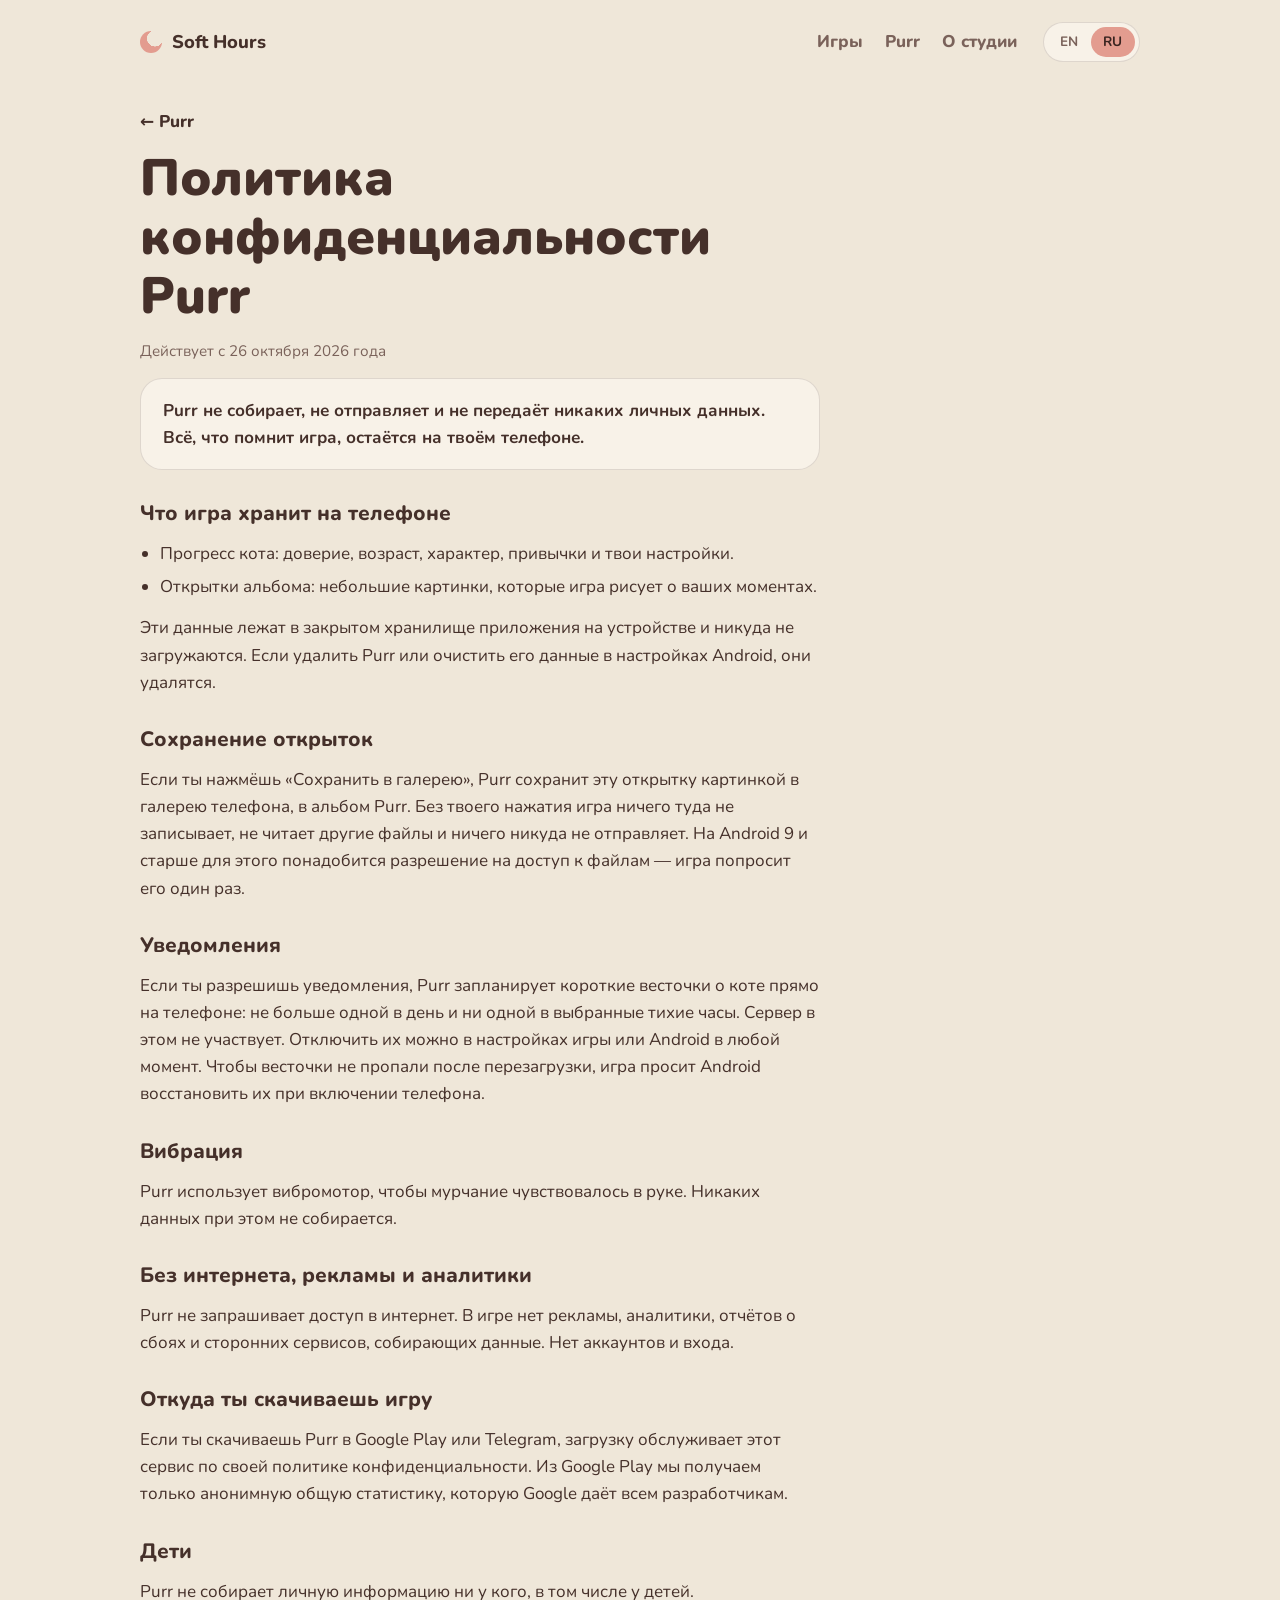
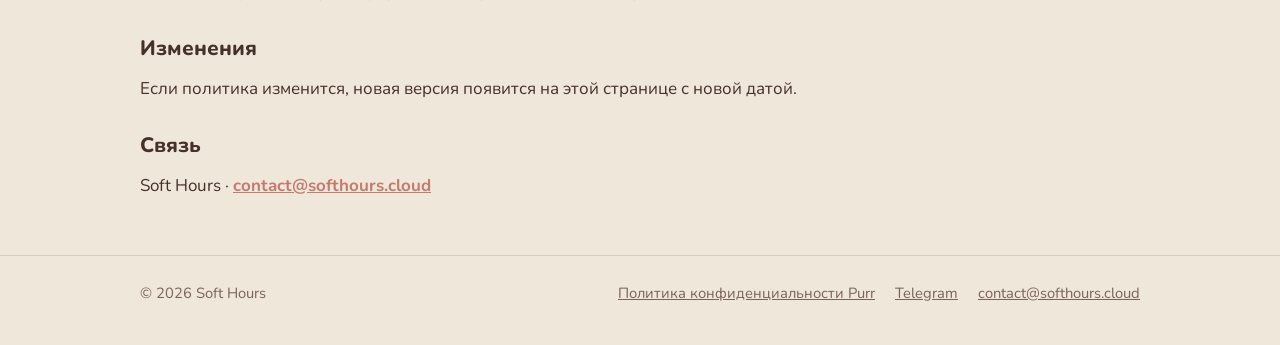
<file: privacy.html>
<!doctype html>
<html lang="en">
<head>
<meta charset="utf-8">
<meta name="viewport" content="width=device-width, initial-scale=1, viewport-fit=cover">
<title>Purr Privacy Policy | Soft Hours</title>
<meta name="description" content="Purr does not collect, send or share any personal data. Everything the game remembers stays on your phone.">
<meta name="robots" content="noindex, follow">
<link rel="canonical" href="https://softhours.cloud/en/privacy/">
<link rel="alternate" hreflang="en" href="https://softhours.cloud/en/privacy/">
<link rel="alternate" hreflang="ru" href="https://softhours.cloud/ru/privacy/">
<link rel="alternate" hreflang="x-default" href="https://softhours.cloud/en/privacy/">
<meta property="og:type" content="website">
<meta property="og:site_name" content="Soft Hours">
<meta property="og:title" content="Purr Privacy Policy | Soft Hours">
<meta property="og:description" content="Purr does not collect, send or share any personal data. Everything the game remembers stays on your phone.">
<meta property="og:url" content="https://softhours.cloud/en/privacy/">
<meta property="og:image" content="https://softhours.cloud/og-image.png">
<meta property="og:image:width" content="1200">
<meta property="og:image:height" content="630">
<meta property="og:image:alt" content="Soft Hours: calm little games for quiet hours">
<meta property="og:locale" content="en_US">
<meta name="twitter:card" content="summary_large_image">
<meta name="theme-color" content="#efe7d9">
<meta name="claude:viewport-fit-sides" content="cover">
<link rel="icon" type="image/png" sizes="192x192" href="img/soft-hours-192.png">
<link rel="apple-touch-icon" href="img/soft-hours-180.png">
<link rel="preconnect" href="https://fonts.googleapis.com">
<link rel="preconnect" href="https://fonts.gstatic.com" crossorigin>
<link rel="stylesheet" href="https://fonts.googleapis.com/css2?family=Nunito:wght@600;700;800;900&display=swap">
<link rel="stylesheet" href="css/site.css">
<script>if (!("onpageswap" in window)) document.documentElement.classList.add("page-fade");</script>
</head>
<body>
<main class="chooser">
  <div class="chooser-box">
    <span class="mark-dot big" aria-hidden="true"></span>
    <h1>Soft <span class="soft">Hours</span></h1>
    <p class="lede">Calm Indie Games<br><span lang="ru">Спокойные инди-игры</span></p>
    <div class="btn-row center">
      <a class="pillow" href="en/privacy/" hreflang="en" data-lang="en">English</a>
      <a class="pillow" href="ru/privacy/" hreflang="ru" lang="ru" data-lang="ru">Русский</a>
    </div>
  </div>
</main>
<script>
(function () {
  var links = { en: "en/privacy/", ru: "ru/privacy/" };
  document.querySelectorAll("[data-lang]").forEach(function (a) {
    a.addEventListener("click", function () {
      try { localStorage.setItem("softhours-lang", a.dataset.lang); } catch (e) {}
    });
  });
  var lang = null;
  try { lang = localStorage.getItem("softhours-lang"); } catch (e) {}
  if (lang !== "en" && lang !== "ru") {
    var prefs = navigator.languages || [navigator.language || "en"];
    lang = "en";
    for (var i = 0; i < prefs.length; i++) {
      var l = String(prefs[i]).toLowerCase();
      if (/^(ru|be|uk|kk)/.test(l)) { lang = "ru"; break; }
      if (/^en/.test(l)) break;
    }
  }
  location.replace(links[lang]);
})();
</script>
</body>
</html>
</file>
<file: css/site.css>
/* Layout: one calm column; the cat sits on a "stage" painted in the game's own cream, which stays lit like a lamp in dark mode. */
:root {
  --bg: #efe7d9;
  --panel: #f8f2e8;
  --ink: #45302a;
  --ink-soft: #7a625a;
  --accent: #e39c8f;
  --accent-deep: #c47a6d;
  --line: rgba(69, 48, 42, 0.14);
  --stage: #efe7d9;
  --stage-ink: #45302a;
  --shadow: 0 18px 40px -22px rgba(69, 48, 42, 0.45);
  --font-display: "Nunito", "Quicksand", "Trebuchet MS", system-ui, sans-serif;
  --font-body: "Nunito", "Segoe UI", system-ui, sans-serif;
  --radius: 28px;
}
@media (prefers-color-scheme: dark) {
  :root:not([data-theme="light"]) {
    --bg: #231b18;
    --panel: #2e2420;
    --ink: #f1e6d8;
    --ink-soft: #bfa99b;
    --accent: #e8a597;
    --accent-deep: #a9665a;
    --line: rgba(241, 230, 216, 0.14);
    --shadow: 0 18px 40px -20px rgba(0, 0, 0, 0.7);
    color-scheme: dark;
  }
}
:root[data-theme="dark"] {
  --bg: #231b18;
  --panel: #2e2420;
  --ink: #f1e6d8;
  --ink-soft: #bfa99b;
  --accent: #e8a597;
  --accent-deep: #a9665a;
  --line: rgba(241, 230, 216, 0.14);
  --shadow: 0 18px 40px -20px rgba(0, 0, 0, 0.7);
  color-scheme: dark;
}

/* Language: both texts live in the page, the root's lang picks one. */
html[lang="ru"] .en, html:not([lang="ru"]) .ru { display: none !important; }

* { box-sizing: border-box; }
body {
  margin: 0;
  background: var(--bg);
  color: var(--ink);
  font-family: var(--font-body);
  font-size: 1.0625rem;
  line-height: 1.6;
  -webkit-font-smoothing: antialiased;
}
img { max-width: 100%; height: auto; display: block; }
a { color: inherit; }
a:focus-visible, button:focus-visible {
  outline: 3px solid var(--accent);
  outline-offset: 3px;
  border-radius: 12px;
}
h1, h2, h3 { font-family: var(--font-display); line-height: 1.15; text-wrap: balance; margin: 0; }
p { margin: 0; }

.wrap {
  max-width: 1040px;
  margin: 0 auto;
  padding-left: max(20px, env(safe-area-inset-left, 0px));
  padding-right: max(20px, env(safe-area-inset-right, 0px));
}

/* Header */
.top { padding-block: 22px; }
.top .wrap { display: flex; align-items: center; justify-content: space-between; gap: 16px; }
.mark { display: inline-flex; align-items: center; gap: 10px; text-decoration: none; font-family: var(--font-display); font-weight: 800; font-size: 1.15rem; }
.mark-dot {
  width: 22px; height: 22px; border-radius: 50%;
  background: radial-gradient(circle at 68% 34%, var(--bg) 0 38%, transparent 39%), var(--accent);
}
.lang { display: inline-flex; padding: 4px; border-radius: 999px; background: var(--panel); border: 1px solid var(--line); }
.lang button {
  font: 700 0.85rem/1 var(--font-body); letter-spacing: 0.04em;
  border: 0; background: transparent; color: var(--ink-soft);
  padding: 8px 12px; border-radius: 999px; cursor: pointer;
}
.lang button[aria-pressed="true"] { background: var(--accent); color: #3a2420; }

/* Studio hero */
.hero { padding-block: 40px 24px; }
.hero h1 { font-weight: 900; font-size: clamp(3rem, 11vw, 6.5rem); letter-spacing: -0.02em; }
.hero h1 span.soft { color: var(--accent); }
.hero .lede { margin-top: 16px; max-width: 34ch; font-size: clamp(1.15rem, 2.6vw, 1.45rem); color: var(--ink-soft); font-weight: 600; }

.eyebrow { font-size: 0.78rem; font-weight: 800; letter-spacing: 0.14em; text-transform: uppercase; color: var(--ink-soft); }

/* Game */
.game { padding-block: 32px 24px; }
.game-grid { display: grid; grid-template-columns: 1fr; gap: 28px; align-items: center; }
@media (min-width: 820px) { .game-grid { grid-template-columns: 1.05fr 1fr; gap: 48px; } }

.stage {
  position: relative;
  aspect-ratio: 1 / 1;
  max-width: 100%;
  border-radius: 40px;
  background: var(--stage);
  box-shadow: var(--shadow);
  overflow: hidden;
}
/* Frames are 540x600 with the feet centred at 44% across and 5% up. */
.stage .cat {
  position: absolute; left: 50%; bottom: 9%;
  width: 70%; transform: translateX(-44.4%);
  pointer-events: none;
}

.game-text { min-width: 0; display: grid; gap: 18px; }
.game-text h2 { font-size: clamp(2.6rem, 7vw, 4rem); font-weight: 900; }
.game-text .tag { font-size: 1.2rem; font-weight: 700; color: var(--ink-soft); margin-top: -8px; }
.game-text p { max-width: 60ch; }
.meta { display: flex; flex-wrap: wrap; gap: 8px; }
.chip { font-size: 0.85rem; font-weight: 700; padding: 5px 12px; border-radius: 999px; border: 1px solid var(--line); color: var(--ink-soft); }

/* The game's own button: an accent "pillow" with a darker bottom edge. */
.pillow {
  display: inline-flex; align-items: center; gap: 10px; justify-self: start;
  font: 800 1.05rem/1 var(--font-body); text-decoration: none;
  color: #3a2420; background: var(--accent);
  padding: 16px 26px; border-radius: 999px;
  box-shadow: 0 4px 0 var(--accent-deep);
  transition: transform 0.15s ease, box-shadow 0.15s ease;
}
.pillow:hover { transform: translateY(1px); box-shadow: 0 3px 0 var(--accent-deep); }
.pillow:active { transform: translateY(4px); box-shadow: 0 0 0 var(--accent-deep); }
.pillow[aria-disabled="true"] { cursor: default; }
.pillow small { font-weight: 700; opacity: 0.7; font-size: 0.85rem; }

/* Features */
.features { padding-block: 40px; }
.features ul { list-style: none; margin: 20px 0 0; padding: 0; display: grid; grid-template-columns: 1fr; gap: 14px 40px; }
@media (min-width: 720px) { .features ul { grid-template-columns: 1fr 1fr; } }
.features li { display: grid; grid-template-columns: 22px 1fr; gap: 12px; align-items: baseline; min-width: 0; }
.features li::before { content: ""; width: 10px; height: 10px; border-radius: 50%; background: var(--accent); transform: translateY(-2px); }
.features b { font-weight: 800; }

/* Screens */
.screens { padding-block: 24px 40px; }
.screens h3, .features h3, .never h3 { font-size: 1.6rem; font-weight: 800; }
.shots {
  margin-top: 22px;
  display: grid; grid-auto-flow: column; grid-auto-columns: minmax(180px, 46%);
  gap: 18px; overflow-x: auto; scroll-snap-type: x mandatory;
  padding-bottom: 14px;
}
@media (min-width: 820px) { .shots { grid-auto-flow: row; grid-template-columns: repeat(4, 1fr); overflow: visible; } }
.shot { scroll-snap-align: start; display: grid; gap: 10px; margin: 0; }
.shot img {
  width: 100%; aspect-ratio: 1080 / 2340; object-fit: cover;
  border-radius: 26px; border: 6px solid var(--panel); box-shadow: var(--shadow);
  background: var(--stage);
}
.shot figcaption { font-size: 0.92rem; font-weight: 700; color: var(--ink-soft); padding-inline: 6px; }

/* Never */
.never { padding-block: 24px 56px; }
.never-box { background: var(--panel); border: 1px solid var(--line); border-radius: var(--radius); padding: 28px; display: grid; gap: 18px; }
.never-list { display: flex; flex-wrap: wrap; gap: 10px; }
.never-list span { font-weight: 800; padding: 8px 16px; border-radius: 999px; background: var(--bg); border: 1px solid var(--line); }
.never p { color: var(--ink-soft); max-width: 62ch; }

/* Footer */
.foot { border-top: 1px solid var(--line); padding-block: 26px 40px; font-size: 0.92rem; color: var(--ink-soft); }
.foot .wrap { display: flex; flex-wrap: wrap; gap: 10px 24px; justify-content: space-between; }
.foot nav { display: flex; flex-wrap: wrap; gap: 8px 20px; }

/* Policy page */
.doc { padding-block: 24px 56px; }
.doc article { max-width: 68ch; display: grid; gap: 14px; }
.doc h1 { font-size: clamp(2.2rem, 6vw, 3.2rem); font-weight: 900; }
.doc h2 { font-size: 1.3rem; font-weight: 800; margin-top: 18px; }
.doc ul { margin: 0; padding-left: 1.2em; display: grid; gap: 6px; }
.doc .summary { background: var(--panel); border: 1px solid var(--line); border-radius: 22px; padding: 18px 22px; font-weight: 700; }
.doc .dim { color: var(--ink-soft); font-size: 0.95rem; }
.back { font-weight: 800; text-decoration: none; }

@media (prefers-reduced-motion: reduce) {
  .pillow { transition: none; }
}


/* Header menu and language links */
.top .wrap { flex-wrap: wrap; row-gap: 12px; }
.menu { display: flex; gap: 4px 18px; flex-wrap: wrap; margin-left: auto; margin-right: 8px; font-weight: 800; }
.menu a { text-decoration: none; color: var(--ink-soft); padding: 6px 2px; }
.menu a:hover, .menu a[aria-current="page"] { color: var(--ink); }
.menu a[aria-current="page"] { box-shadow: inset 0 -3px 0 var(--accent); }
.lang a {
  font: 700 0.85rem/1 var(--font-body); letter-spacing: 0.04em; text-decoration: none;
  color: var(--ink-soft); padding: 8px 12px; border-radius: 999px;
}
.lang a[aria-current="true"] { background: var(--accent); color: #3a2420; }
@media (max-width: 560px) {
  .menu { order: 3; width: 100%; margin: 0; justify-content: flex-start; }
}

.hero .h1-sub { display: block; margin-top: 10px; font-size: clamp(1.3rem, 3.6vw, 2rem); font-weight: 800; color: var(--ink-soft); letter-spacing: 0; }
.hero-sm h1 { font-size: clamp(2.4rem, 7vw, 4rem); }
.section-h { font-size: 1.6rem; font-weight: 800; }
.game-text h1 { font-size: clamp(2.6rem, 7vw, 4rem); font-weight: 900; }

/* Buttons: the Telegram pillow, a quiet outline for secondary links, and an inert "soon" badge. */
.btn-row { display: flex; flex-wrap: wrap; gap: 12px; align-items: center; }
.btn-row.center { justify-content: center; }
.pillow svg { flex: none; }
.ghost {
  display: inline-flex; align-items: center; gap: 8px;
  font: 800 1rem/1 var(--font-body); text-decoration: none; color: var(--ink);
  padding: 15px 22px; border-radius: 999px; border: 1.5px solid var(--line);
}
.ghost:hover { border-color: var(--accent); }
.soon {
  display: inline-flex; align-items: center;
  font: 700 0.92rem/1 var(--font-body); color: var(--ink-soft);
  padding: 14px 18px; border-radius: 999px; border: 1.5px dashed var(--line);
}

/* Game card on the studio pages */
.games { padding-block: 24px 32px; }
.card {
  margin-top: 22px; display: grid; grid-template-columns: 1fr; gap: 24px; align-items: center;
  background: var(--panel); border: 1px solid var(--line); border-radius: var(--radius); padding: 22px;
}
@media (min-width: 760px) { .card { grid-template-columns: 300px 1fr; gap: 36px; padding: 28px; } }
.card-art { display: block; background: var(--stage); border-radius: 26px; overflow: hidden; aspect-ratio: 1 / 1; position: relative; }
.card-art img { position: absolute; left: 50%; bottom: 8%; width: 72%; transform: translateX(-44.4%); }
.card-text { min-width: 0; display: grid; gap: 12px; }
.card-text h2, .card-text h3 { font-size: clamp(2.2rem, 6vw, 3rem); font-weight: 900; }
.card-text h2 a, .card-text h3 a { text-decoration: none; }
.card-text .tag { font-size: 1.15rem; font-weight: 700; color: var(--ink-soft); margin-top: -6px; }
.soon-note { margin-top: 22px; color: var(--ink-soft); }

.doc article > p a, .soon-note a { color: var(--accent-deep); font-weight: 700; }
@media (prefers-color-scheme: dark) { :root:not([data-theme="light"]) .doc article > p a, :root:not([data-theme="light"]) .soon-note a { color: var(--accent); } }
:root[data-theme="dark"] .doc article > p a, :root[data-theme="dark"] .soon-note a { color: var(--accent); }

/* Root language chooser and 404 */
.chooser { min-height: 100vh; min-height: 100svh; display: grid; place-items: center; padding: 32px 20px; text-align: center; }
.chooser-box { display: grid; justify-items: center; gap: 16px; }
.chooser h1 { font-size: clamp(2.6rem, 10vw, 4.5rem); font-weight: 900; }
.chooser .soft { color: var(--accent); }
.chooser .lede { color: var(--ink-soft); font-weight: 700; font-size: 1.15rem; }
.mark-dot.big { width: 72px; height: 72px; }

/* Support block at the bottom of the home page */
.support { padding-block: 0 56px; }
.never + .support { margin-top: -24px; }
.support-box {
  display: flex; flex-wrap: wrap; align-items: center; justify-content: space-between; gap: 18px 32px;
  border-radius: var(--radius); padding: 28px;
  background: color-mix(in srgb, var(--accent) 16%, var(--panel));
  border: 1px solid color-mix(in srgb, var(--accent) 35%, transparent);
}
.support-text { display: grid; gap: 8px; flex: 1 1 320px; min-width: 0; }
.support-text h2 { font-size: 1.6rem; font-weight: 800; }
.support-text p { color: var(--ink-soft); max-width: 58ch; }

/* Motion: buttons answer the press, pages cross-fade.
   Browsers with cross-document view transitions animate natively; the rest get
   a fade-in on load and a short fade-out on leaving (html.page-fade, set in <head>). */
:root { --spring: cubic-bezier(0.34, 1.56, 0.64, 1); --ease-out: cubic-bezier(0.22, 1, 0.36, 1); }

.pillow, .ghost, .lang a, .menu a, .soon, .card-art, .foot a { -webkit-tap-highlight-color: transparent; }
.pillow, .ghost { position: relative; overflow: hidden; isolation: isolate; }
.pillow {
  transition: transform 0.35s var(--spring), box-shadow 0.35s var(--spring), filter 0.2s ease;
}
.pillow:hover { transform: translateY(-1px); box-shadow: 0 5px 0 var(--accent-deep); filter: brightness(1.03); }
.pillow:active { transform: translateY(4px) scale(0.98); box-shadow: 0 0 0 var(--accent-deep); transition-duration: 0.08s; }
.pillow svg { transition: transform 0.45s var(--spring); }
.pillow:hover svg { transform: translate(2px, -2px) rotate(-8deg); }

.ghost { transition: transform 0.35s var(--spring), border-color 0.2s ease, background-color 0.2s ease; }
.ghost:hover { background: color-mix(in srgb, var(--accent) 10%, transparent); }
.ghost:active { transform: scale(0.95); transition-duration: 0.08s; }

.lang a { transition: background-color 0.25s ease, color 0.25s ease, transform 0.3s var(--spring); }
.lang a:active { transform: scale(0.9); transition-duration: 0.08s; }

.menu a { transition: color 0.2s ease, box-shadow 0.25s var(--ease-out), transform 0.3s var(--spring); }
.menu a:hover { box-shadow: inset 0 -3px 0 color-mix(in srgb, var(--accent) 50%, transparent); }
.menu a[aria-current="page"] { box-shadow: inset 0 -3px 0 var(--accent); }
.menu a:active, .foot a:active, .back:active { transform: scale(0.94); transition-duration: 0.08s; }
.foot a, .back { display: inline-block; transition: transform 0.3s var(--spring), color 0.2s ease; }
.foot a:hover { color: var(--ink); }

.mark-dot { transition: transform 0.6s var(--spring); }
.mark:hover .mark-dot { transform: rotate(-24deg); }
.mark:active .mark-dot { transform: rotate(-24deg) scale(0.85); }

.card-art img { transition: transform 0.5s var(--spring); }
.card:hover .card-art img { transform: translateX(-44.4%) translateY(-6px) scale(1.03); }
.card-art:active img { transform: translateX(-44.4%) scale(0.96); transition-duration: 0.1s; }

/* Ink drop from the press point (span added by the page script). */
.ripple {
  position: absolute; z-index: -1; pointer-events: none;
  width: 16px; height: 16px; margin: -8px 0 0 -8px; border-radius: 50%;
  background: rgba(255, 255, 255, 0.45);
  animation: ripple 0.6s var(--ease-out) forwards;
}
.ghost .ripple { background: color-mix(in srgb, var(--accent) 35%, transparent); }
@keyframes ripple { from { transform: scale(0); opacity: 1; } to { transform: scale(var(--r, 30)); opacity: 0; } }

/* Page transitions: native cross-document view transitions. The header stays put. */
@view-transition { navigation: auto; }
.top { view-transition-name: top; }
::view-transition-old(root) { animation: page-out 0.22s ease-in both; }
::view-transition-new(root) { animation: page-in 0.42s var(--ease-out) both; }
@keyframes page-out { to { opacity: 0; transform: translateY(-8px); } }
@keyframes page-in { from { opacity: 0; transform: translateY(14px); } }

/* Fallback for browsers without them. */
html.page-fade main, html.page-fade .foot { animation: page-in 0.45s var(--ease-out) both; }
html.page-fade.leaving main, html.page-fade.leaving .foot { animation: page-out 0.2s ease-in both; }

/* First paint: sections rise in one after another. */
.hero, .games, .game, .features, .screens, .never, .support, .doc article { animation: rise 0.6s var(--ease-out) both; }
.games, .features { animation-delay: 0.08s; }
.never, .screens { animation-delay: 0.16s; }
.support { animation-delay: 0.24s; }
@keyframes rise { from { opacity: 0; transform: translateY(18px); } }

.chooser-box > * { animation: rise 0.6s var(--ease-out) both; }
.chooser-box > :nth-child(2) { animation-delay: 0.06s; }
.chooser-box > :nth-child(3) { animation-delay: 0.12s; }
.chooser-box > :nth-child(4) { animation-delay: 0.18s; }

@media (prefers-reduced-motion: reduce) {
  *, *::before, *::after, ::view-transition-group(*), ::view-transition-old(*), ::view-transition-new(*) {
    animation: none !important; transition: none !important;
  }
}
</file>
